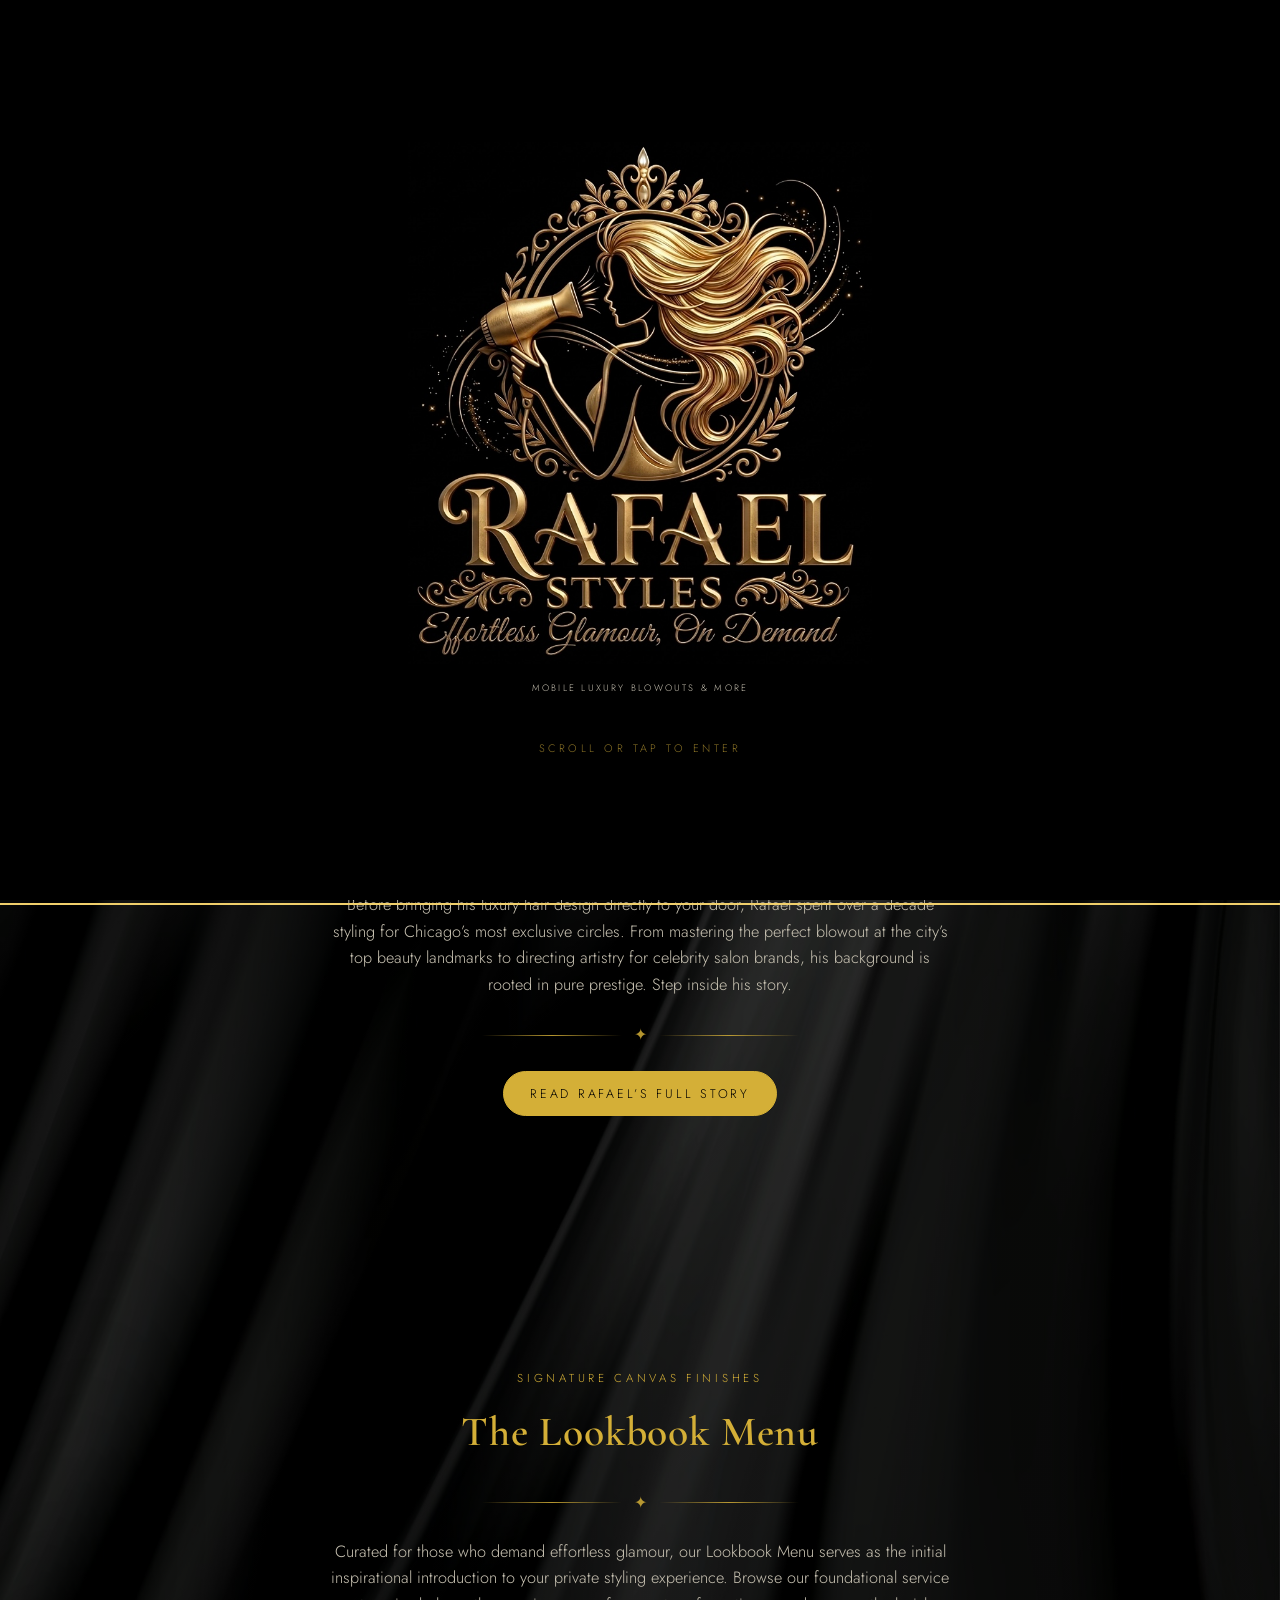
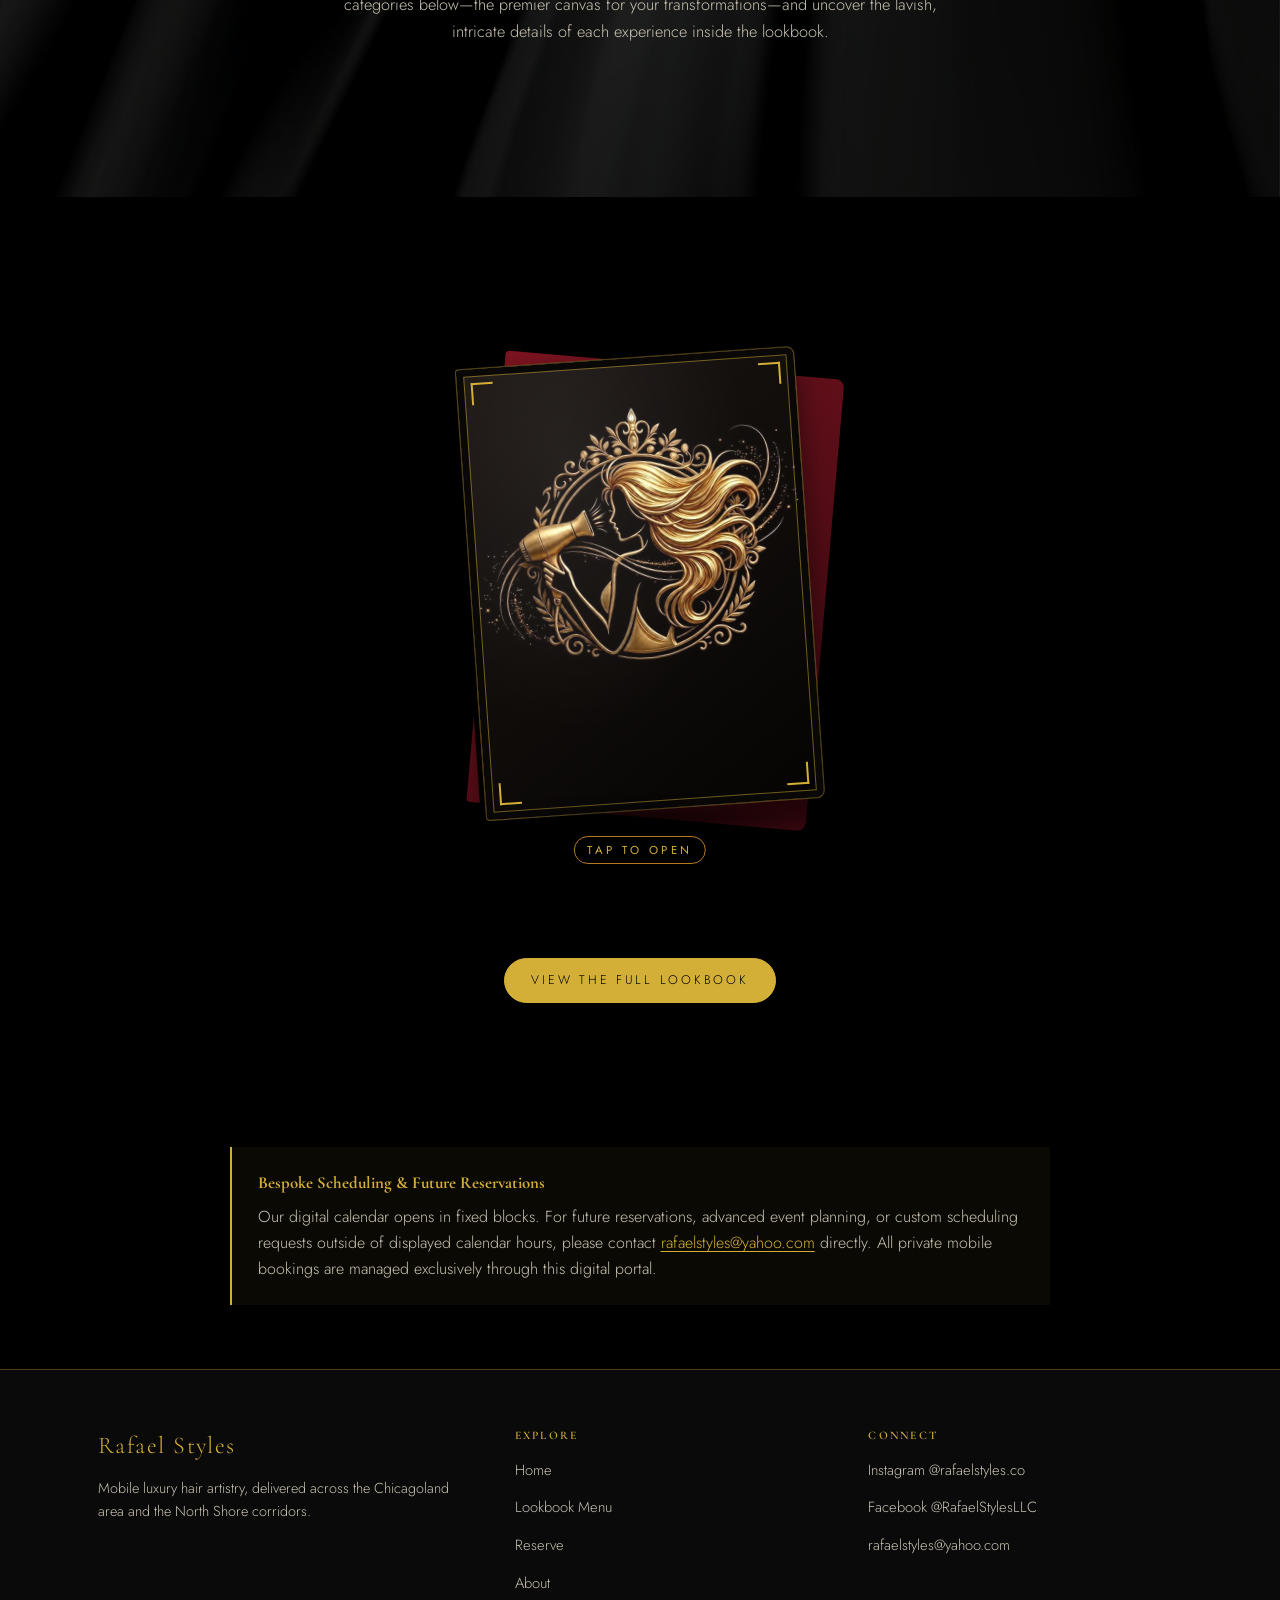
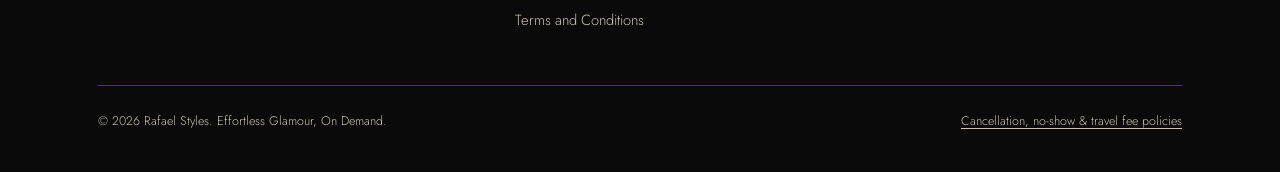
<file: index.html>
<!DOCTYPE html>
<html lang="en">
<head>
<meta charset="UTF-8">
<meta name="viewport" content="width=device-width, initial-scale=1, viewport-fit=cover">
<title>Rafael Styles | Mobile Luxury Blowouts &amp; More</title>
<meta name="description" content="Red carpet salon luxury, delivered to your doorstep. Rafael Styles brings mobile luxury blowouts and styling to Chicagoland and the North Shore.">
<link rel="icon" type="image/png" href="assets/favicon-32.png">
<link rel="apple-touch-icon" href="assets/apple-touch-icon.png">
<link rel="preconnect" href="https://fonts.googleapis.com">
<link rel="preconnect" href="https://fonts.gstatic.com" crossorigin>
<link href="https://fonts.googleapis.com/css2?family=Cormorant+Garamond:wght@500;600;700&family=Tangerine:wght@700&family=Jost:wght@300;400;500;600&display=swap" rel="stylesheet">
<script>document.documentElement.classList.add("js");</script>
<link rel="stylesheet" href="css/styles.css">
</head>
<body>
<a class="skip-link" href="#main">Skip to content</a>

<header>
  <nav class="site-nav" aria-label="Primary">
    <div class="container">
      <a class="nav-brand" href="index.html">
        <span class="brand-name">Rafael Styles</span>
        <span class="brand-sub">Mobile Luxury Blowouts &amp; More</span>
      </a>
      <button class="nav-toggle" type="button" aria-expanded="false" aria-controls="primary-nav-links">
        <span class="visually-hidden">Toggle menu</span>
        <svg viewBox="0 0 24 24" fill="none" stroke="currentColor" stroke-width="1.8" aria-hidden="true">
          <path d="M3 6h18M3 12h18M3 18h18" stroke-linecap="round"/>
        </svg>
      </button>
      <ul class="nav-links" id="primary-nav-links">
        <li><a href="index.html" aria-current="page">Home</a></li>
        <li><a href="lookbook.html">Lookbook Menu</a></li>
        <li><a class="btn" href="https://rafaelstyles.glossgenius.com" target="_blank" rel="noopener noreferrer">Reserve<span class="visually-hidden"> (opens GlossGenius booking in a new tab)</span></a></li>
      </ul>
    </div>
  </nav>
</header>

<main id="main">

  <!-- ===================== FULLSCREEN INTRO ===================== -->
  <div class="intro" id="intro" role="button" tabindex="0" aria-label="Enter the Rafael Styles site">
    <img class="intro-logo" src="assets/logo_full_splash.png" alt="Rafael Styles, Effortless Glamour On Demand" width="1490" height="1674" decoding="async">
    <span class="intro-tagline">Mobile Luxury Blowouts &amp; More</span>
    <span class="intro-cue" aria-hidden="true">Scroll or tap to enter</span>
  </div>

  <!-- ===================== HERO (SPLIT SCREEN) ===================== -->
  <section class="hero split-frame" aria-labelledby="hero-heading">
    <div class="hero-copy">
      <span class="eyebrow">The Mobile Atelier</span>
      <h1 id="hero-heading">Welcome to the Red Carpet</h1>
      <p>Exhausted by the endless, chaotic routine of battling traffic, hunting for parking, and sitting in a loud, crowded blowout bar just to get a standard style?</p>
      <p>Welcome to the private luxury of your own space. Rafael delivers red carpet salon luxury directly to your doorstep, tailored flawlessly for your essential weekly maintenance or your most special events, sure to leave you effortlessly glamorous.</p>
      <p>This is not a traditional appointment, it is a private styling experience curated entirely around your lifestyle. Explore our interactive lookbook catalog below, select your signature canvas finish, and tap any catalog page to seamlessly reserve your chair.</p>
    </div>
    <div class="hero-photo">
      <img src="assets/hero_living_room_book_reference.jpg" alt="A moody black-and-gold living room: velvet armchairs, gold satin drapes, and a dark leather Rafael Styles catalog with a gold emblem resting on a gold coffee table" width="1165" height="773">
    </div>
  </section>

  <div class="fabric-veil">
  <!-- ===================== ABOUT TEASER ===================== -->
  <section class="section section-black">
    <div class="container section-head">
      <span class="eyebrow">About the Artist</span>
      <h2>Rafael Styles: The Mobile Atelier</h2>
      <p class="lede">Before bringing his luxury hair design directly to your door, Rafael spent over a decade styling for Chicago&rsquo;s most exclusive circles. From mastering the perfect blowout at the city&rsquo;s top beauty landmarks to directing artistry for celebrity salon brands, his background is rooted in pure prestige. Step inside his story.</p>
      <div class="ornament"><span class="ornament-glyph" aria-hidden="true">&#10022;</span></div>
      <a class="btn btn-solid" href="about.html">Read Rafael&rsquo;s Full Story</a>
    </div>
  </section>

  <!-- ===================== LOOKBOOK MENU INTRO ===================== -->
  <section class="section section-black">
    <div class="container section-head">
      <span class="eyebrow">Signature Canvas Finishes</span>
      <h2 id="flipbook-heading">The Lookbook Menu</h2>
      <div class="ornament"><span class="ornament-glyph" aria-hidden="true">&#10022;</span></div>
      <p class="lede">Curated for those who demand effortless glamour, our Lookbook Menu serves as the initial inspirational introduction to your private styling experience. Browse our foundational service categories below—the premier canvas for your transformations—and uncover the lavish, intricate details of each experience inside the lookbook.</p>
    </div>
  </section>
  </div>

  <!-- ===================== FLIP-BOOK ===================== -->
  <section class="flipbook-surface flipbook-section" aria-labelledby="flipbook-heading">
    <div class="container flipbook-tray">
      <div class="flipbook" id="flipbook" data-state="closed" data-total="20">

        <button class="book-cover" type="button" aria-expanded="false" aria-controls="book-reader">
          <span class="book-back" aria-hidden="true"></span>
          <span class="book-front" aria-hidden="true">
            <span class="book-corner tl"></span><span class="book-corner tr"></span><span class="book-corner bl"></span><span class="book-corner br"></span>
            <img src="assets/logo_emblem.png" alt="" width="912" height="848">
          </span>
          <span class="book-shadow" aria-hidden="true"></span>
          <span class="book-cue">Tap to open<span class="visually-hidden"> the Rafael Styles catalog</span></span>
        </button>

        <div class="book-reader" id="book-reader" hidden>
          <header class="book-masthead">
            <span class="masthead-name">Rafael Styles</span>
            <span class="masthead-sub">A private styling experience, one page at a time.</span>
          </header>
          <div class="book-spread" id="book-spread">
            <span class="page-counter" aria-hidden="true"><span class="pc-current">01</span>/<span class="pc-total">20</span></span>
            <div class="book-track" id="book-track" aria-live="polite">
            <div class="book-unit" data-page="0" data-template="divider">
              <span class="eyebrow">Select Your Signature Canvas Finish</span>
              <h3>The Lookbook Menu</h3>
              <div class="ornament"><span class="ornament-glyph" aria-hidden="true">&#10022;</span></div>
              <p class="book-page-lede">A catalog of the mobile atelier&rsquo;s services, enhancements, and companion experiences. Tap any card for the full description, then reserve your chair.</p>
            </div>

            <div class="book-unit" data-page="1" data-template="divider" hidden>
              <span class="eyebrow">Category One</span>
              <h3>Signature Experience</h3>
              <div class="ornament"><span class="ornament-glyph" aria-hidden="true">&#10022;</span></div>
              <p class="book-page-lede">Your foundation service, custom-tailored to your hair&rsquo;s length, density, and texture.</p>
            </div>

            <div class="book-unit" data-page="2" data-template="content" hidden>
              <div class="book-unit-photo">
                <img src="assets/service-satin-drape-blowout.jpg?v=r2" alt="Model with a smooth, glossy honey-blonde blowout with softly curved ends" width="1179" height="1176">
              </div>
              <div class="book-unit-copy">
                <span class="unit-dek">Signature Experience</span>
                <h3>The Satin Drape Blowout</h3>
                <span class="gold-rule" aria-hidden="true"></span>
                <div class="accordion-item book-accordion">
                  <button class="accordion-trigger" aria-expanded="false" aria-controls="fb-panel-satin-drape">Full Description <span class="chevron" aria-hidden="true"></span></button>
                  <div class="accordion-panel" id="fb-panel-satin-drape" data-open="false">
                    <div class="accordion-panel-inner">
                    <p>Tailored for short to classic hair lengths featuring classic density and texture. Masterfully crafted to achieve your choice of either defined, bouncy fluid volume or a sleek, smooth polished finish.</p>
                    </div>
                  </div>
                </div>
              </div>
            </div>

            <div class="book-unit" data-page="3" data-template="content" hidden>
              <div class="book-unit-photo">
                <img src="assets/service-velvet-cascade-blowout.jpg?v=r2" alt="Model with long, voluminous, softly waved brunette hair cascading over one shoulder" width="1179" height="1195">
              </div>
              <div class="book-unit-copy">
                <span class="unit-dek">Signature Experience</span>
                <h3>The Velvet Cascade Blowout</h3>
                <span class="gold-rule" aria-hidden="true"></span>
                <div class="accordion-item book-accordion">
                  <button class="accordion-trigger" aria-expanded="false" aria-controls="fb-panel-velvet-cascade">Full Description <span class="chevron" aria-hidden="true"></span></button>
                  <div class="accordion-panel" id="fb-panel-velvet-cascade" data-open="false">
                    <div class="accordion-panel-inner">
                    <p>Curated for hair featuring luxurious length, magnificent density, or rich texture requiring meticulous drying care. Establishes a gorgeous foundation for either defined, bouncy fluid volume or a sleek, smooth polished finish.</p>
                    </div>
                  </div>
                </div>
              </div>
            </div>

            <div class="book-unit" data-page="4" data-template="content" hidden>
              <div class="book-unit-photo">
                <img src="assets/service-thermal-elan-express.jpg?v=r2" alt="Model with sleek, smooth, straight brunette hair" width="1179" height="1170">
              </div>
              <div class="book-unit-copy">
                <span class="unit-dek">Signature Experience</span>
                <h3>The Thermal &Eacute;lan Express</h3>
                <span class="gold-rule" aria-hidden="true"></span>
                <div class="accordion-item book-accordion">
                  <button class="accordion-trigger" aria-expanded="false" aria-controls="fb-panel-thermal-elan">Full Description <span class="chevron" aria-hidden="true"></span></button>
                  <div class="accordion-panel" id="fb-panel-thermal-elan" data-open="false">
                    <div class="accordion-panel-inner">
                    <p>An entirely dry-styling transition utilizing premium hot tools on pre-dried, detangled hair. Curated to create cascading waves, luscious curls, or a sleek, glass-like flat iron finish.</p>
                    </div>
                  </div>
                </div>
              </div>
            </div>

            <div class="book-unit" data-page="5" data-template="divider" hidden>
              <span class="eyebrow">Category Two</span>
              <h3>Artisanal Enhancements &amp; Upgrades</h3>
              <div class="ornament"><span class="ornament-glyph" aria-hidden="true">&#10022;</span></div>
              <p class="book-page-lede">Add-on enhancements only, always paired with a Signature Experience above, never booked standalone.</p>
            </div>

            <div class="book-unit" data-page="6" data-template="content" hidden>
              <div class="book-unit-photo">
                <img src="assets/service-hd-thermal-finish.jpg?v=r2" alt="Model with long platinum-blonde hair, pin-straight on one side and in soft curls on the other" width="727" height="722">
              </div>
              <div class="book-unit-copy">
                <span class="unit-dek">Add-On Enhancement</span>
                <h3>High-Definition Thermal Finish</h3>
                <span class="gold-rule" aria-hidden="true"></span>
                <div class="accordion-item book-accordion">
                  <button class="accordion-trigger" aria-expanded="false" aria-controls="fb-panel-hd-thermal">Full Description <span class="chevron" aria-hidden="true"></span></button>
                  <div class="accordion-panel" id="fb-panel-hd-thermal" data-open="false">
                    <div class="accordion-panel-inner">
                    <p>Upgrade your blowout using premium hot tools to create cascading waves, luscious curls, or a detailed, smooth glass-like flat iron finish.</p>
                    </div>
                  </div>
                </div>
              </div>
            </div>

            <div class="book-unit" data-page="7" data-template="content" hidden>
              <div class="book-unit-photo">
                <img src="assets/service-bombshell-brush-set.jpg?v=r2" alt="Model with voluminous brunette hair, ombr&eacute; ends and rollers still set at the crown" width="1179" height="1162">
              </div>
              <div class="book-unit-copy">
                <span class="unit-dek">Add-On Enhancement</span>
                <h3>The Bombshell Brush-Set</h3>
                <span class="gold-rule" aria-hidden="true"></span>
                <div class="accordion-item book-accordion">
                  <button class="accordion-trigger" aria-expanded="false" aria-controls="fb-panel-bombshell">Full Description <span class="chevron" aria-hidden="true"></span></button>
                  <div class="accordion-panel" id="fb-panel-bombshell" data-open="false">
                    <div class="accordion-panel-inner">
                    <p>The ultimate master technique for dramatic volume. Multiple premium round brushes are left locked directly within the hair to cool and set naturally as a luxury roller-set system, creating unparalleled body, volume, and movement with flawless flare and bounce.</p>
                    </div>
                  </div>
                </div>
              </div>
            </div>

            <div class="book-unit" data-page="8" data-template="content" hidden>
              <div class="book-unit-photo">
                <img src="assets/service-roller-clip-retention.jpg?v=r2" alt="Model with dark hair pin-curled and secured with silver clips at the crown" width="1005" height="1243">
              </div>
              <div class="book-unit-copy">
                <span class="unit-dek">Add-On Enhancement</span>
                <h3>Red-Carpet Roller-Clip Retention</h3>
                <span class="gold-rule" aria-hidden="true"></span>
                <div class="accordion-item book-accordion">
                  <button class="accordion-trigger" aria-expanded="false" aria-controls="fb-panel-roller-clip">Full Description <span class="chevron" aria-hidden="true"></span></button>
                  <div class="accordion-panel" id="fb-panel-roller-clip" data-open="false">
                    <div class="accordion-panel-inner">
                    <p>A vintage setting technique for maximum volume longevity. Every section is meticulously sculpted into a pin-curl and anchored to the scalp using premium silver duck-bill clips upon round-brush release to lock maximum volume in place. These clips are left in the hair to set and are yours to keep as you retain your volume until it&rsquo;s time for your future reveal.</p>
                    </div>
                  </div>
                </div>
              </div>
            </div>

            <div class="book-unit" data-page="9" data-template="content" hidden>
              <div class="book-unit-photo">
                <img src="assets/service-tailored-bespoke-accents.jpg?v=r2" alt="Model with a softly braided, side-swept brunette style" width="1179" height="1178">
              </div>
              <div class="book-unit-copy">
                <span class="unit-dek">Add-On Enhancement</span>
                <h3>Tailored Bespoke Accents</h3>
                <span class="gold-rule" aria-hidden="true"></span>
                <div class="accordion-item book-accordion">
                  <button class="accordion-trigger" aria-expanded="false" aria-controls="fb-panel-bespoke-accents">Full Description <span class="chevron" aria-hidden="true"></span></button>
                  <div class="accordion-panel" id="fb-panel-bespoke-accents" data-open="false">
                    <div class="accordion-panel-inner">
                    <p>Soft, poetic styling enhancements including chic ponytails, organic braids, undone buns, or custom accessory placement.</p>
                    <p><em>Note: focuses on soft, effortless, classic finishes; architectural updos are not yet available.</em></p>
                    </div>
                  </div>
                </div>
              </div>
            </div>

            <div class="book-unit" data-page="10" data-template="content" hidden>
              <div class="book-unit-photo">
                <img src="assets/service-luxe-extension-integration.jpg?v=r2" alt="Model with long, full chestnut waves" width="1163" height="1157">
              </div>
              <div class="book-unit-copy">
                <span class="unit-dek">Add-On Enhancement</span>
                <h3>Luxe Extension Integration</h3>
                <span class="gold-rule" aria-hidden="true"></span>
                <div class="accordion-item book-accordion">
                  <button class="accordion-trigger" aria-expanded="false" aria-controls="fb-panel-extension">Full Description <span class="chevron" aria-hidden="true"></span></button>
                  <div class="accordion-panel" id="fb-panel-extension" data-open="false">
                    <div class="accordion-panel-inner">
                    <p>Meticulous placement, secure anchoring, and expert heat-styling/blending of your personal extensions into your finished blowout style. Guests provide their own fresh, completely clean, bone-dry, and thoroughly detangled clip-in extensions or premium halo wefts only.</p>
                    </div>
                  </div>
                </div>
              </div>
            </div>

            <div class="book-unit" data-page="11" data-template="content" hidden>
              <div class="book-unit-photo">
                <img src="assets/service-coiled-satin-alignment-silk-press.jpg?v=r2" alt="Model with sleek, pin-straight black silk-pressed hair" width="1179" height="1162">
              </div>
              <div class="book-unit-copy">
                <span class="unit-dek">Add-On Enhancement</span>
                <h3>The Coiled Satin Alignment <span class="visually-hidden">(Silk Press)</span></h3>
                <span class="gold-rule" aria-hidden="true"></span>
                <div class="accordion-item book-accordion">
                  <button class="accordion-trigger" aria-expanded="false" aria-controls="fb-panel-coiled-satin">Full Description <span class="chevron" aria-hidden="true"></span></button>
                  <div class="accordion-panel" id="fb-panel-coiled-satin" data-open="false">
                    <div class="accordion-panel-inner">
                    <p>(Silk Press) Elite thermal smoothing and precision silk press for highly coiled or deeply textured hair.</p>
                    </div>
                  </div>
                </div>
              </div>
            </div>

            <div class="book-unit" data-page="12" data-template="content" hidden>
              <div class="book-unit-photo">
                <img src="assets/service-bespoke-tress-liberation.jpg?v=r2" alt="Model glancing over her shoulder with very long, voluminous caramel-highlighted waves" width="1153" height="1149">
              </div>
              <div class="book-unit-copy">
                <span class="unit-dek">Add-On Enhancement</span>
                <h3>Bespoke Tress Liberation</h3>
                <span class="gold-rule" aria-hidden="true"></span>
                <div class="accordion-item book-accordion">
                  <button class="accordion-trigger" aria-expanded="false" aria-controls="fb-panel-tress-liberation">Full Description <span class="chevron" aria-hidden="true"></span></button>
                  <div class="accordion-panel" id="fb-panel-tress-liberation" data-open="false">
                    <div class="accordion-panel-inner">
                    <p>A specialized, highly restorative detangling session designed to gently release intricate knots and stubborn matting without structural breakage using premium slip-agents.</p>
                    <p><em>Services for dreadlocks are not available.</em></p>
                    </div>
                  </div>
                </div>
              </div>
            </div>

            <div class="book-unit" data-page="13" data-template="content" hidden>
              <div class="book-unit-photo">
                <img src="assets/service-extended-care.jpg?v=r2" alt="Model glancing over her shoulder with long, glossy chestnut waves" width="1159" height="1162">
              </div>
              <div class="book-unit-copy">
                <span class="unit-dek">Add-On Enhancement</span>
                <h3>Extended Care</h3>
                <span class="gold-rule" aria-hidden="true"></span>
                <div class="accordion-item book-accordion">
                  <button class="accordion-trigger" aria-expanded="false" aria-controls="fb-panel-extended-care">Full Description <span class="chevron" aria-hidden="true"></span></button>
                  <div class="accordion-panel" id="fb-panel-extended-care" data-open="false">
                    <div class="accordion-panel-inner">
                    <p>A highly recommended scheduling buffer if your hair features exceptional length, rich texture, or magnificent density that routinely requires a little extra styling time to safeguard our service timeline.</p>
                    <p><em>The Rafael Styles Courtesy: this buffer is only charged if actually used, if your service completes within the standard block, the fee is waived at checkout.</em></p>
                    </div>
                  </div>
                </div>
              </div>
            </div>

            <div class="book-unit" data-page="14" data-template="divider" hidden>
              <span class="eyebrow">Category Three</span>
              <h3>The Companion Experience</h3>
              <div class="ornament"><span class="ornament-glyph" aria-hidden="true">&#10022;</span></div>
              <p class="book-page-lede">Share the spotlight with a back-to-back glamorous companion experience. Every companion experience service includes a built-in group courtesy discount.</p>
            </div>

            <div class="book-unit" data-page="15" data-template="content" hidden>
              <div class="book-unit-photo">
                <img src="assets/service-satin-companion.jpg?v=r2" alt="Two models with long, glossy brunette and blonde waves" width="1179" height="1165">
              </div>
              <div class="book-unit-copy">
                <span class="unit-dek">Companion Experience</span>
                <h3>The Satin Companion</h3>
                <span class="gold-rule" aria-hidden="true"></span>
                <div class="accordion-item book-accordion">
                  <button class="accordion-trigger" aria-expanded="false" aria-controls="fb-panel-satin-companion">Full Description <span class="chevron" aria-hidden="true"></span></button>
                  <div class="accordion-panel" id="fb-panel-satin-companion" data-open="false">
                    <div class="accordion-panel-inner">
                    <p>Add a second back-to-back styling experience for a companion featuring fine to classic hair length and density.</p>
                    </div>
                  </div>
                </div>
              </div>
            </div>

            <div class="book-unit" data-page="16" data-template="content" hidden>
              <div class="book-unit-photo">
                <img src="assets/service-velvet-companion.jpg?v=r3" alt="Two models: a blonde model with long, glossy golden waves in the foreground and a brunette model behind her" width="1179" height="1152">
              </div>
              <div class="book-unit-copy">
                <span class="unit-dek">Companion Experience</span>
                <h3>The Velvet Companion</h3>
                <span class="gold-rule" aria-hidden="true"></span>
                <div class="accordion-item book-accordion">
                  <button class="accordion-trigger" aria-expanded="false" aria-controls="fb-panel-velvet-companion">Full Description <span class="chevron" aria-hidden="true"></span></button>
                  <div class="accordion-panel" id="fb-panel-velvet-companion" data-open="false">
                    <div class="accordion-panel-inner">
                    <p>Add a second back-to-back styling experience for a companion featuring magnificent length or dense texture.</p>
                    </div>
                  </div>
                </div>
              </div>
            </div>

            <div class="book-unit" data-page="17" data-template="content" hidden>
              <div class="book-unit-photo">
                <img src="assets/service-elan-companion.jpg?v=r4" alt="Two models: a brunette model with long, cascading waves in the foreground and a blonde model behind her" width="1179" height="1143">
              </div>
              <div class="book-unit-copy">
                <span class="unit-dek">Companion Experience</span>
                <h3>The &Eacute;lan Companion</h3>
                <span class="gold-rule" aria-hidden="true"></span>
                <div class="accordion-item book-accordion">
                  <button class="accordion-trigger" aria-expanded="false" aria-controls="fb-panel-elan-companion">Full Description <span class="chevron" aria-hidden="true"></span></button>
                  <div class="accordion-panel" id="fb-panel-elan-companion" data-open="false">
                    <div class="accordion-panel-inner">
                    <p>Add a second back-to-back styling experience for a companion utilizing premium hot tools on pre-dried, detangled hair. Masterfully crafted to create cascading waves, luscious curls, or a sleek flat iron finish.</p>
                    </div>
                  </div>
                </div>
              </div>
            </div>

            <div class="book-unit" data-page="18" data-template="content" hidden>
              <div class="book-unit-photo">
                <img src="assets/service-la-petite-angelique.jpg?v=r2" alt="Young girl with long, soft golden-blonde waves" width="1179" height="1153">
              </div>
              <div class="book-unit-copy">
                <span class="unit-dek">Companion Experience</span>
                <h3>La Petite Angelique</h3>
                <span class="gold-rule" aria-hidden="true"></span>
                <div class="accordion-item book-accordion">
                  <button class="accordion-trigger" aria-expanded="false" aria-controls="fb-panel-petite-angelique">Full Description <span class="chevron" aria-hidden="true"></span></button>
                  <div class="accordion-panel" id="fb-panel-petite-angelique" data-open="false">
                    <div class="accordion-panel-inner">
                    <p>A dedicated styling experience curated exclusively for children 12 and under. Masterfully crafted to achieve your choice of either a weightless, defined round-brush bounce or a thermal polished finish for your little one.</p>
                    </div>
                  </div>
                </div>
              </div>
            </div>

            <div class="book-unit closing" data-page="19" data-template="divider" hidden>
              <h3>Reserve Your Chair</h3>
              <div class="ornament"><span class="ornament-glyph" aria-hidden="true">&#10022;</span></div>
              <p class="book-page-lede">Your private styling experience awaits.</p>
              <p>When you&rsquo;re ready, choose the button below to select your experience.</p>
              <a class="btn btn-solid" href="https://rafaelstyles.glossgenius.com" target="_blank" rel="noopener noreferrer">Reserve Your Chair<span class="visually-hidden"> (opens GlossGenius booking in a new tab)</span></a>
            </div>
            </div>
          </div>
          <nav class="book-nav" aria-label="Book page navigation">
            <button class="book-nav-btn book-nav-prev" type="button" aria-label="Previous page">&lsaquo; Prev</button>
            <span class="book-nav-counter" aria-hidden="true">PAGE <span class="book-nav-current">01</span> / <span class="book-nav-total">20</span></span>
            <button class="book-nav-btn book-nav-next" type="button" aria-label="Next page">Next &rsaquo;</button>
          </nav>
          <button class="book-close" type="button">Close the book</button>
        </div>

      </div>
    </div>
    <div class="container flipbook-cta">
      <a class="btn btn-solid" href="lookbook.html">View the Full Lookbook</a>
    </div>
  </section>

  <!-- ===================== BESPOKE SCHEDULING ===================== -->
  <section class="section section-black scheduling-section">
    <div class="container">
      <div class="about-note">
        <strong>Bespoke Scheduling &amp; Future Reservations</strong>
        <p>Our digital calendar opens in fixed blocks. For future reservations, advanced event planning, or custom scheduling requests outside of displayed calendar hours, please contact <a href="mailto:rafaelstyles@yahoo.com">rafaelstyles@yahoo.com</a> directly. All private mobile bookings are managed exclusively through this digital portal.</p>
      </div>
    </div>
  </section>

</main>

<footer class="site-footer" id="site-footer">
  <div class="container">
    <div class="footer-grid">
      <div class="footer-brand">
        <span class="brand-name">Rafael Styles</span>
        <p>Mobile luxury hair artistry, delivered across the Chicagoland area and the North Shore corridors.</p>
      </div>
      <div class="footer-col">
        <h4>Explore</h4>
        <ul>
          <li><a href="index.html">Home</a></li>
          <li><a href="lookbook.html">Lookbook Menu</a></li>
          <li><a href="https://rafaelstyles.glossgenius.com" target="_blank" rel="noopener noreferrer">Reserve<span class="visually-hidden"> (opens in a new tab)</span></a></li>
          <li><a href="about.html">About</a></li>
          <li><a href="policies.html">Terms and Conditions</a></li>
        </ul>
      </div>
      <div class="footer-col">
        <h4>Connect</h4>
        <ul>
          <li><a href="https://instagram.com/rafaelstyles.co" target="_blank" rel="noopener noreferrer">Instagram @rafaelstyles.co</a></li>
          <li><a href="https://facebook.com/RafaelStylesLLC" target="_blank" rel="noopener noreferrer">Facebook @RafaelStylesLLC</a></li>
          <li><a href="mailto:rafaelstyles@yahoo.com">rafaelstyles@yahoo.com</a></li>
        </ul>
      </div>
    </div>
    <div class="footer-bottom">
      <span>&copy; <span id="year">2026</span> Rafael Styles. Effortless Glamour, On Demand.</span>
      <a href="policies.html">Cancellation, no-show &amp; travel fee policies</a>
    </div>
  </div>
</footer>

<script src="js/main.js"></script>
<script>document.getElementById("year").textContent = new Date().getFullYear();</script>
</body>
</html>
</file>
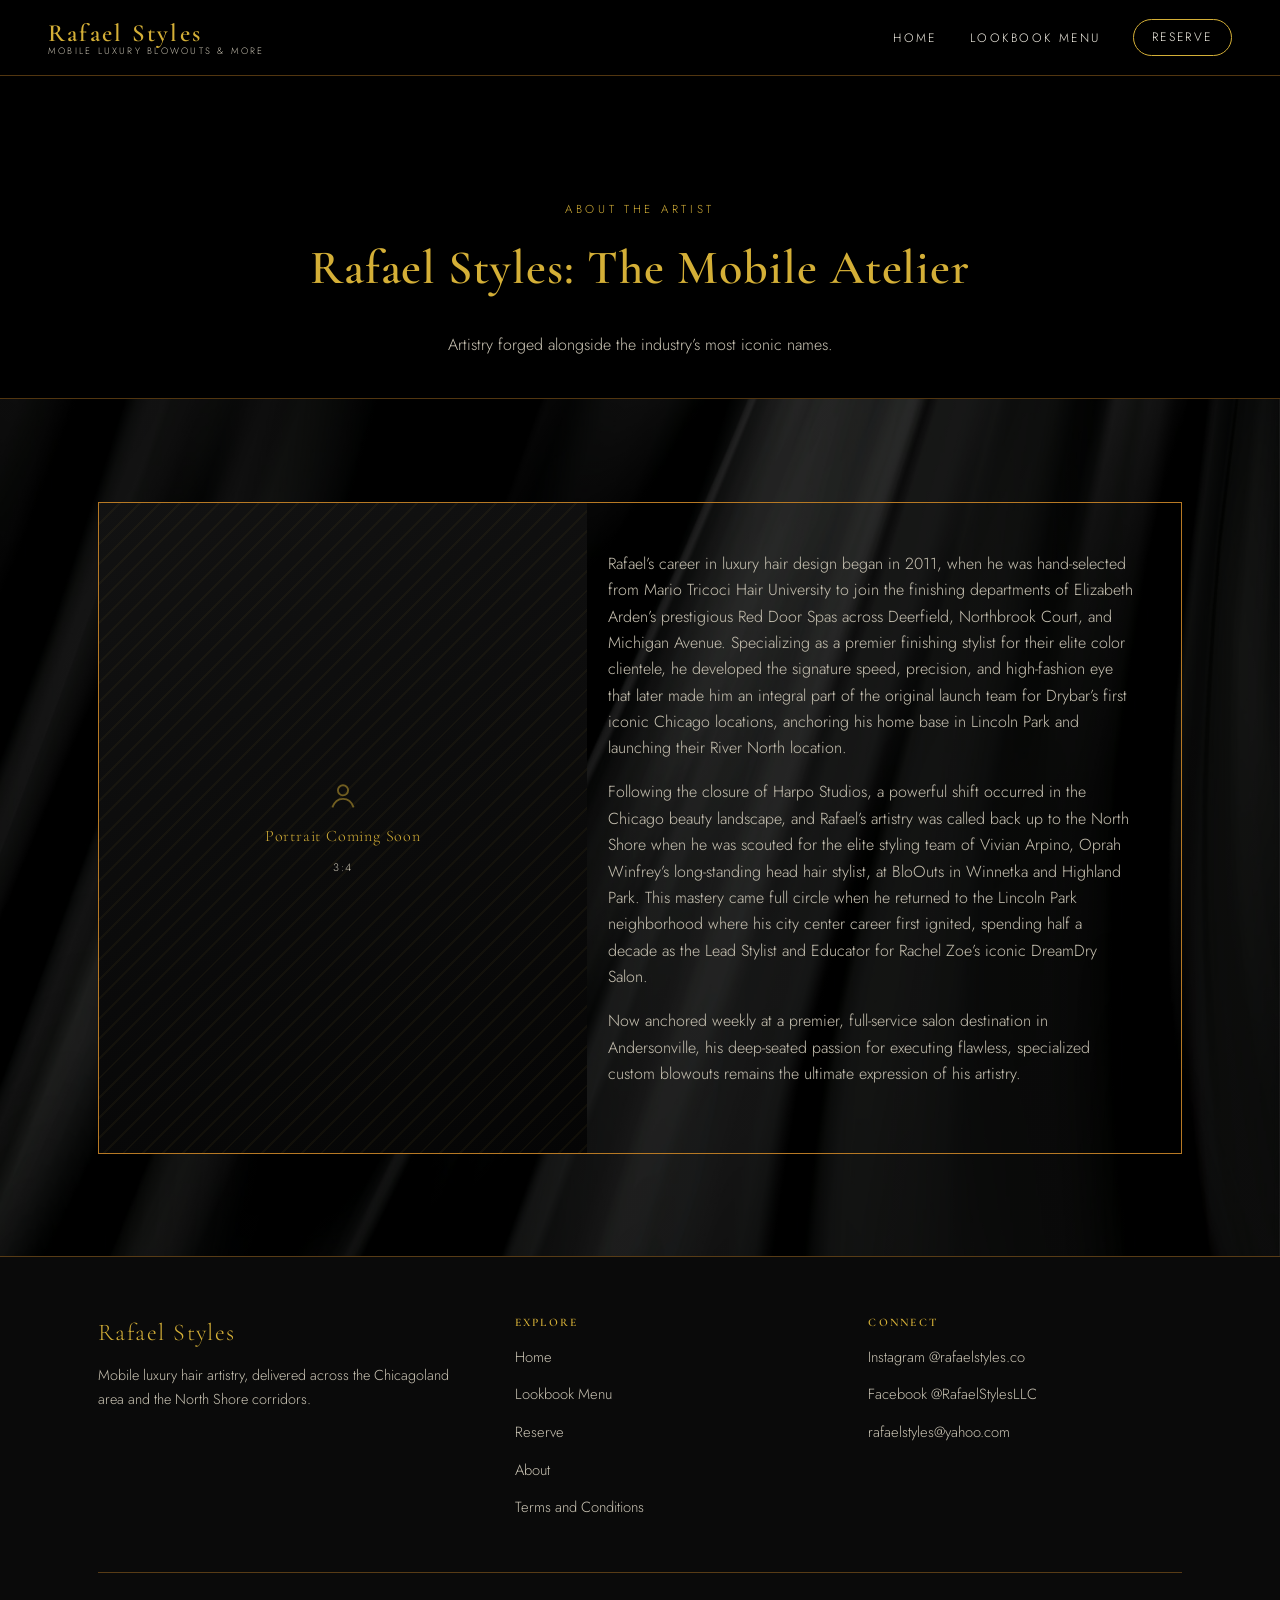
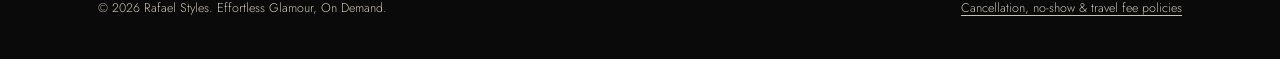
<file: about.html>
<!DOCTYPE html>
<html lang="en">
<head>
<meta charset="UTF-8">
<meta name="viewport" content="width=device-width, initial-scale=1, viewport-fit=cover">
<title>About Rafael | Rafael Styles</title>
<meta name="description" content="Meet Rafael: a mobile luxury hair artist whose career spans Elizabeth Arden's Red Door Spas, Drybar's original Chicago launch team, and Vivian Arpino's elite styling team.">
<link rel="icon" type="image/png" href="assets/favicon-32.png">
<link rel="apple-touch-icon" href="assets/apple-touch-icon.png">
<link rel="preconnect" href="https://fonts.googleapis.com">
<link rel="preconnect" href="https://fonts.gstatic.com" crossorigin>
<link href="https://fonts.googleapis.com/css2?family=Cormorant+Garamond:wght@500;600;700&family=Tangerine:wght@700&family=Jost:wght@300;400;500;600&display=swap" rel="stylesheet">
<link rel="stylesheet" href="css/styles.css">
</head>
<body>
<a class="skip-link" href="#main">Skip to content</a>

<header>
  <nav class="site-nav" aria-label="Primary">
    <div class="container">
      <a class="nav-brand" href="index.html">
        <span class="brand-name">Rafael Styles</span>
        <span class="brand-sub">Mobile Luxury Blowouts &amp; More</span>
      </a>
      <button class="nav-toggle" type="button" aria-expanded="false" aria-controls="primary-nav-links">
        <span class="visually-hidden">Toggle menu</span>
        <svg viewBox="0 0 24 24" fill="none" stroke="currentColor" stroke-width="1.8" aria-hidden="true">
          <path d="M3 6h18M3 12h18M3 18h18" stroke-linecap="round"/>
        </svg>
      </button>
      <ul class="nav-links" id="primary-nav-links">
        <li><a href="index.html">Home</a></li>
        <li><a href="lookbook.html">Lookbook Menu</a></li>
        <li><a class="btn" href="https://rafaelstyles.glossgenius.com" target="_blank" rel="noopener noreferrer">Reserve<span class="visually-hidden"> (opens GlossGenius booking in a new tab)</span></a></li>
      </ul>
    </div>
  </nav>
</header>

<main id="main">

  <div class="lookbook-hero">
    <div class="container">
      <span class="eyebrow">About the Artist</span>
      <h1>Rafael Styles: The Mobile Atelier</h1>
      <p class="lede">Artistry forged alongside the industry&rsquo;s most iconic names.</p>
    </div>
  </div>

  <section class="section section-black fabric-veil">
    <div class="container"><div class="about-grid split-frame">
      <div class="about-portrait placeholder-slot" role="img" aria-label="Placeholder: portrait of Rafael, photo pending from client">
        <span class="placeholder-label">
          <svg class="placeholder-icon" viewBox="0 0 24 24" fill="none" stroke="currentColor" stroke-width="1.3" aria-hidden="true">
            <circle cx="12" cy="8" r="3.6"/>
            <path d="M4.5 20c1.4-4 4-6 7.5-6s6.1 2 7.5 6"/>
          </svg>
          <span class="placeholder-title">Portrait Coming Soon</span>
          <span class="placeholder-dims">3:4</span>
        </span>
      </div>
      <div class="about-body">
        <p>Rafael&rsquo;s career in luxury hair design began in 2011, when he was hand-selected from Mario Tricoci Hair University to join the finishing departments of Elizabeth Arden&rsquo;s prestigious Red Door Spas across Deerfield, Northbrook Court, and Michigan Avenue. Specializing as a premier finishing stylist for their elite color clientele, he developed the signature speed, precision, and high-fashion eye that later made him an integral part of the original launch team for Drybar&rsquo;s first iconic Chicago locations, anchoring his home base in Lincoln Park and launching their River North location.</p>
        <p>Following the closure of Harpo Studios, a powerful shift occurred in the Chicago beauty landscape, and Rafael&rsquo;s artistry was called back up to the North Shore when he was scouted for the elite styling team of Vivian Arpino, Oprah Winfrey&rsquo;s long-standing head hair stylist, at BloOuts in Winnetka and Highland Park. This mastery came full circle when he returned to the Lincoln Park neighborhood where his city center career first ignited, spending half a decade as the Lead Stylist and Educator for Rachel Zoe&rsquo;s iconic DreamDry Salon.</p>
        <p>Now anchored weekly at a premier, full-service salon destination in Andersonville, his deep-seated passion for executing flawless, specialized custom blowouts remains the ultimate expression of his artistry.</p>
      </div>
    </div></div>
  </section>

</main>

<footer class="site-footer" id="site-footer">
  <div class="container">
    <div class="footer-grid">
      <div class="footer-brand">
        <span class="brand-name">Rafael Styles</span>
        <p>Mobile luxury hair artistry, delivered across the Chicagoland area and the North Shore corridors.</p>
      </div>
      <div class="footer-col">
        <h4>Explore</h4>
        <ul>
          <li><a href="index.html">Home</a></li>
          <li><a href="lookbook.html">Lookbook Menu</a></li>
          <li><a href="https://rafaelstyles.glossgenius.com" target="_blank" rel="noopener noreferrer">Reserve<span class="visually-hidden"> (opens in a new tab)</span></a></li>
          <li><a href="about.html" aria-current="page">About</a></li>
          <li><a href="policies.html">Terms and Conditions</a></li>
        </ul>
      </div>
      <div class="footer-col">
        <h4>Connect</h4>
        <ul>
          <li><a href="https://instagram.com/rafaelstyles.co" target="_blank" rel="noopener noreferrer">Instagram @rafaelstyles.co</a></li>
          <li><a href="https://facebook.com/RafaelStylesLLC" target="_blank" rel="noopener noreferrer">Facebook @RafaelStylesLLC</a></li>
          <li><a href="mailto:rafaelstyles@yahoo.com">rafaelstyles@yahoo.com</a></li>
        </ul>
      </div>
    </div>
    <div class="footer-bottom">
      <span>&copy; <span id="year">2026</span> Rafael Styles. Effortless Glamour, On Demand.</span>
      <a href="policies.html">Cancellation, no-show &amp; travel fee policies</a>
    </div>
  </div>
</footer>

<script src="js/main.js"></script>
<script>document.getElementById("year").textContent = new Date().getFullYear();</script>
</body>
</html>
</file>
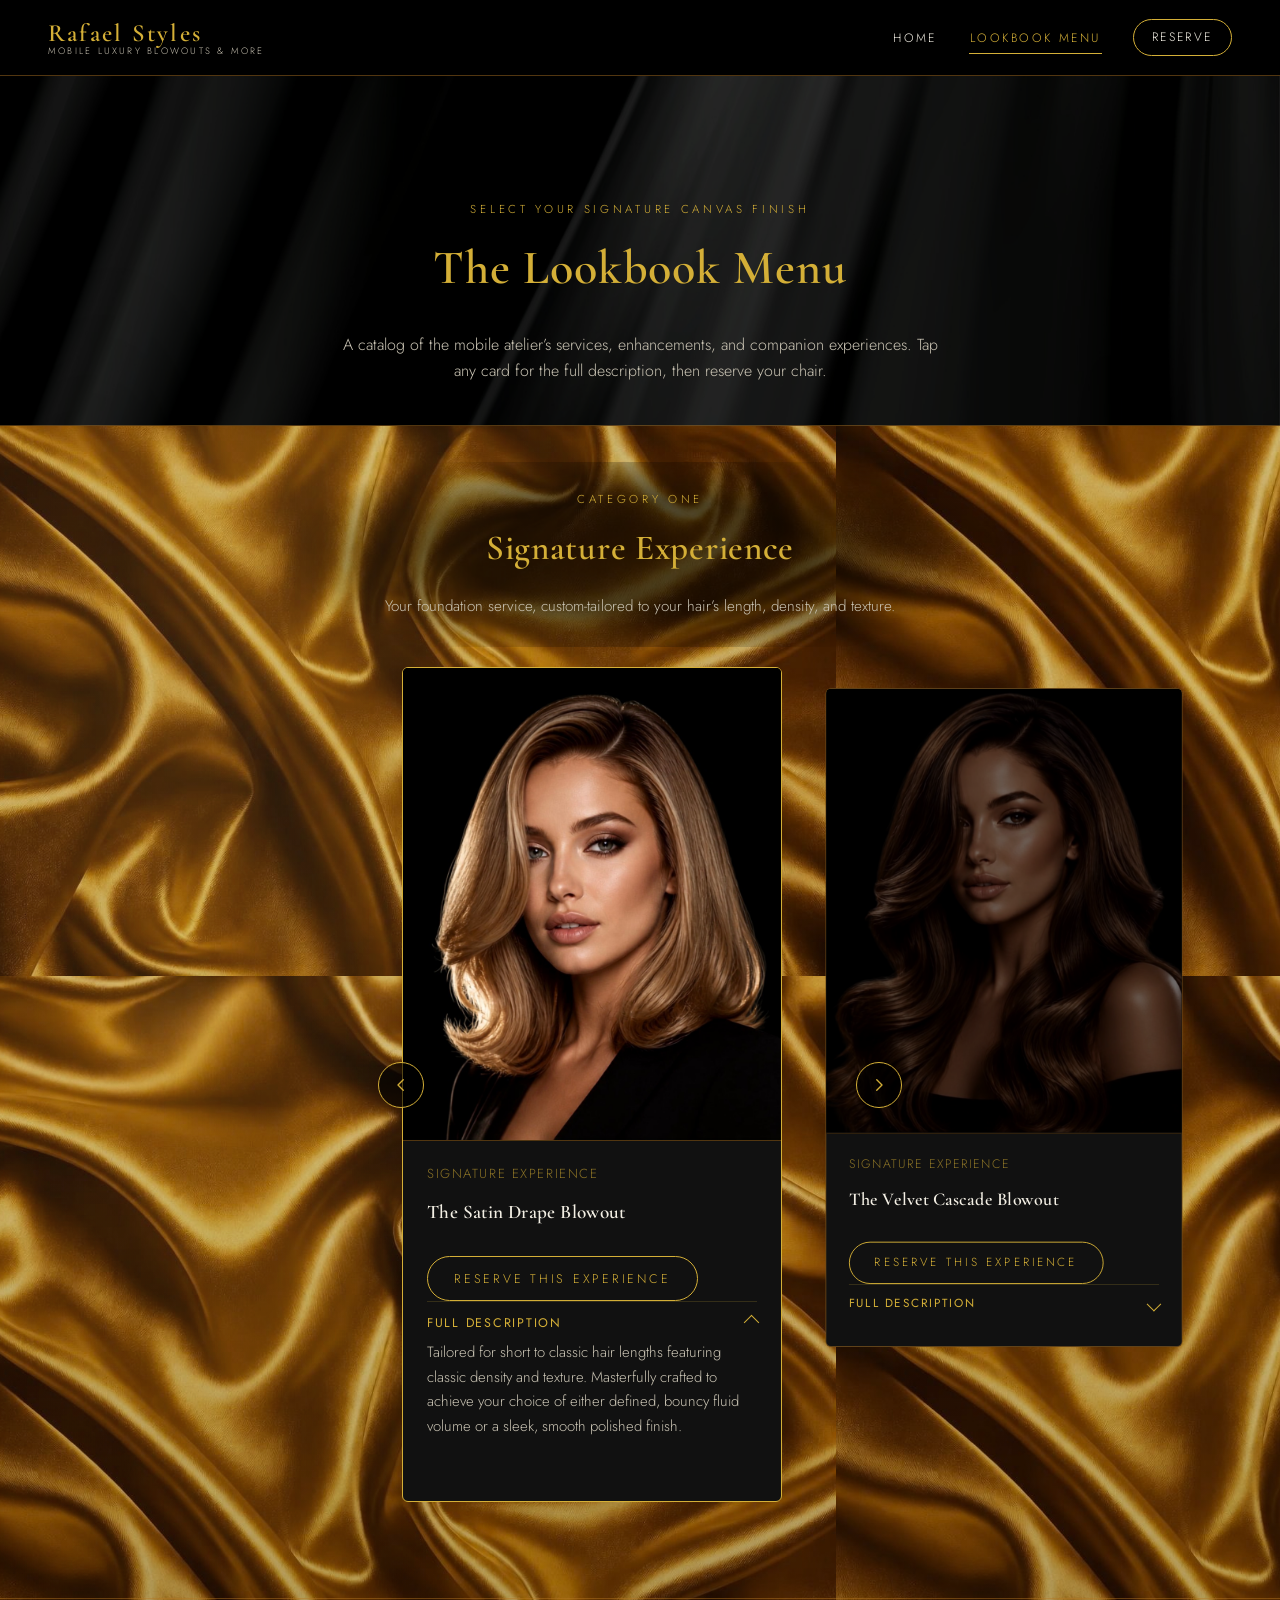
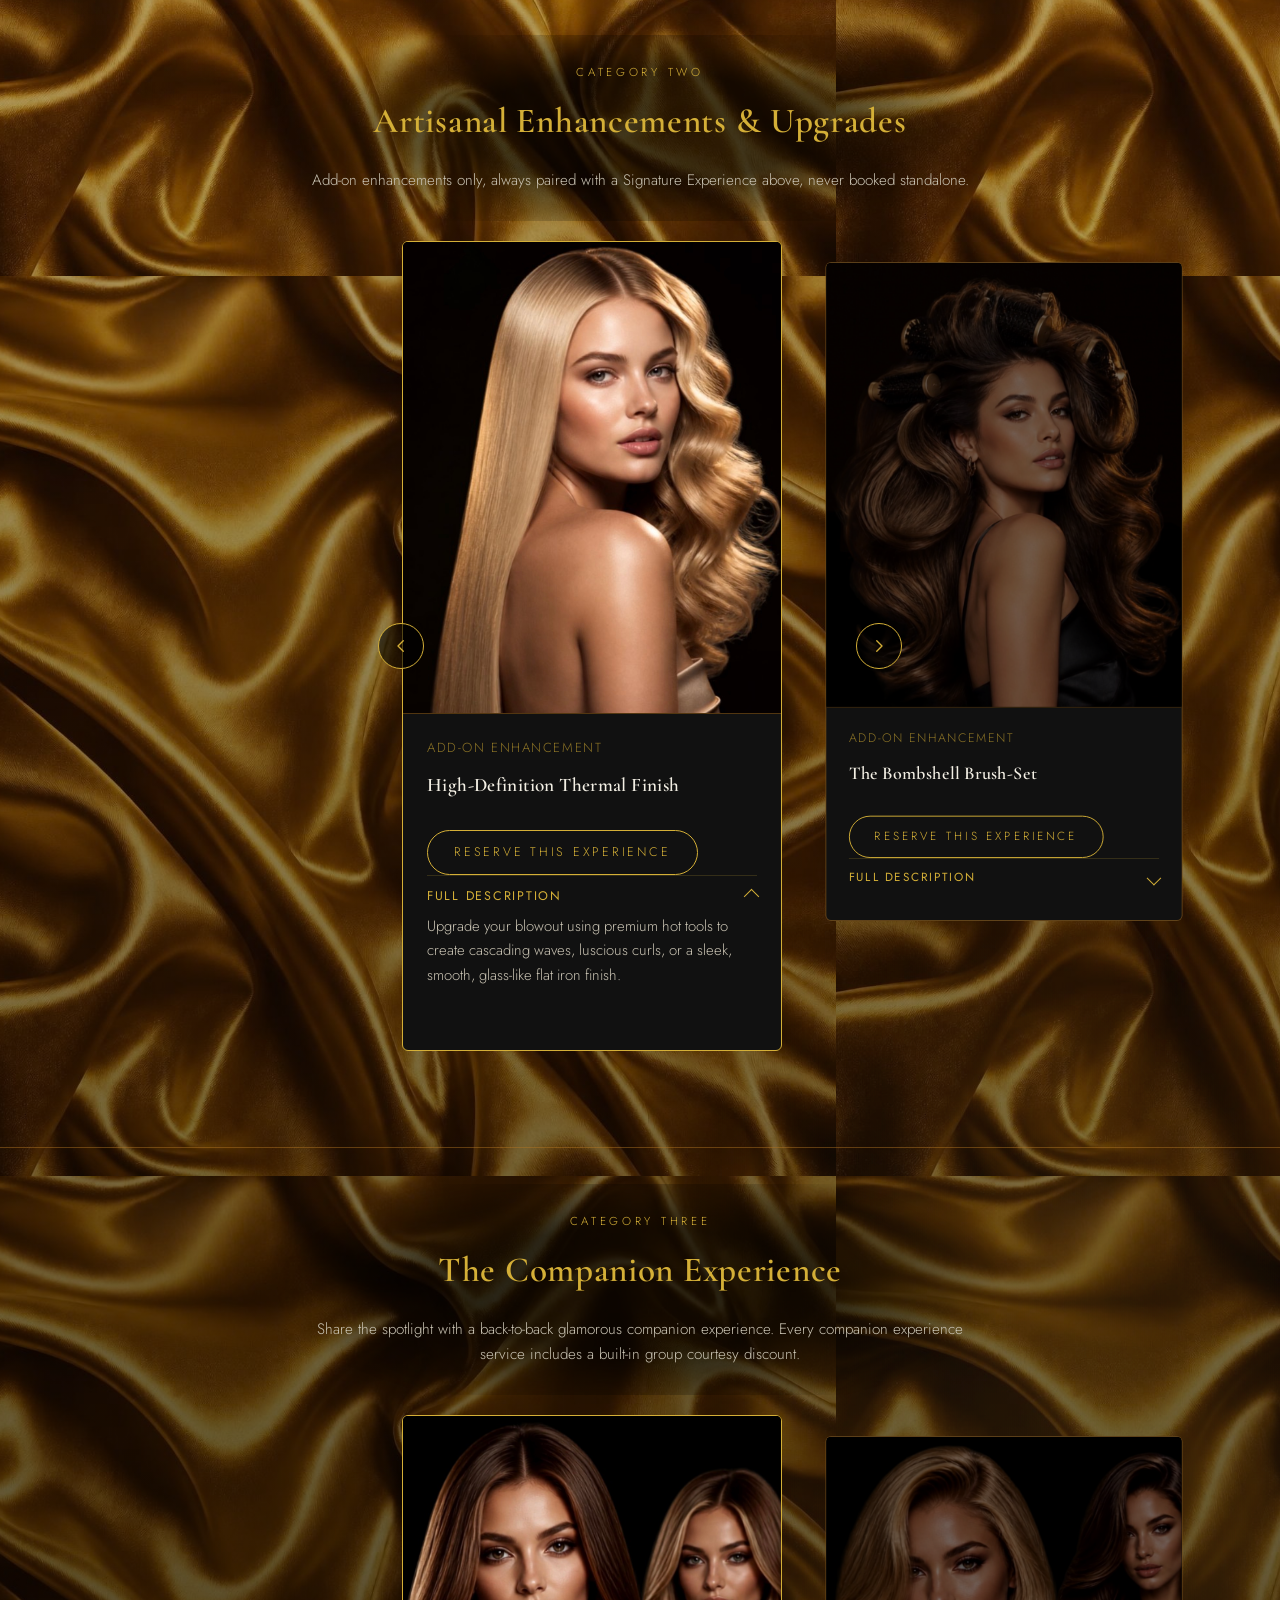
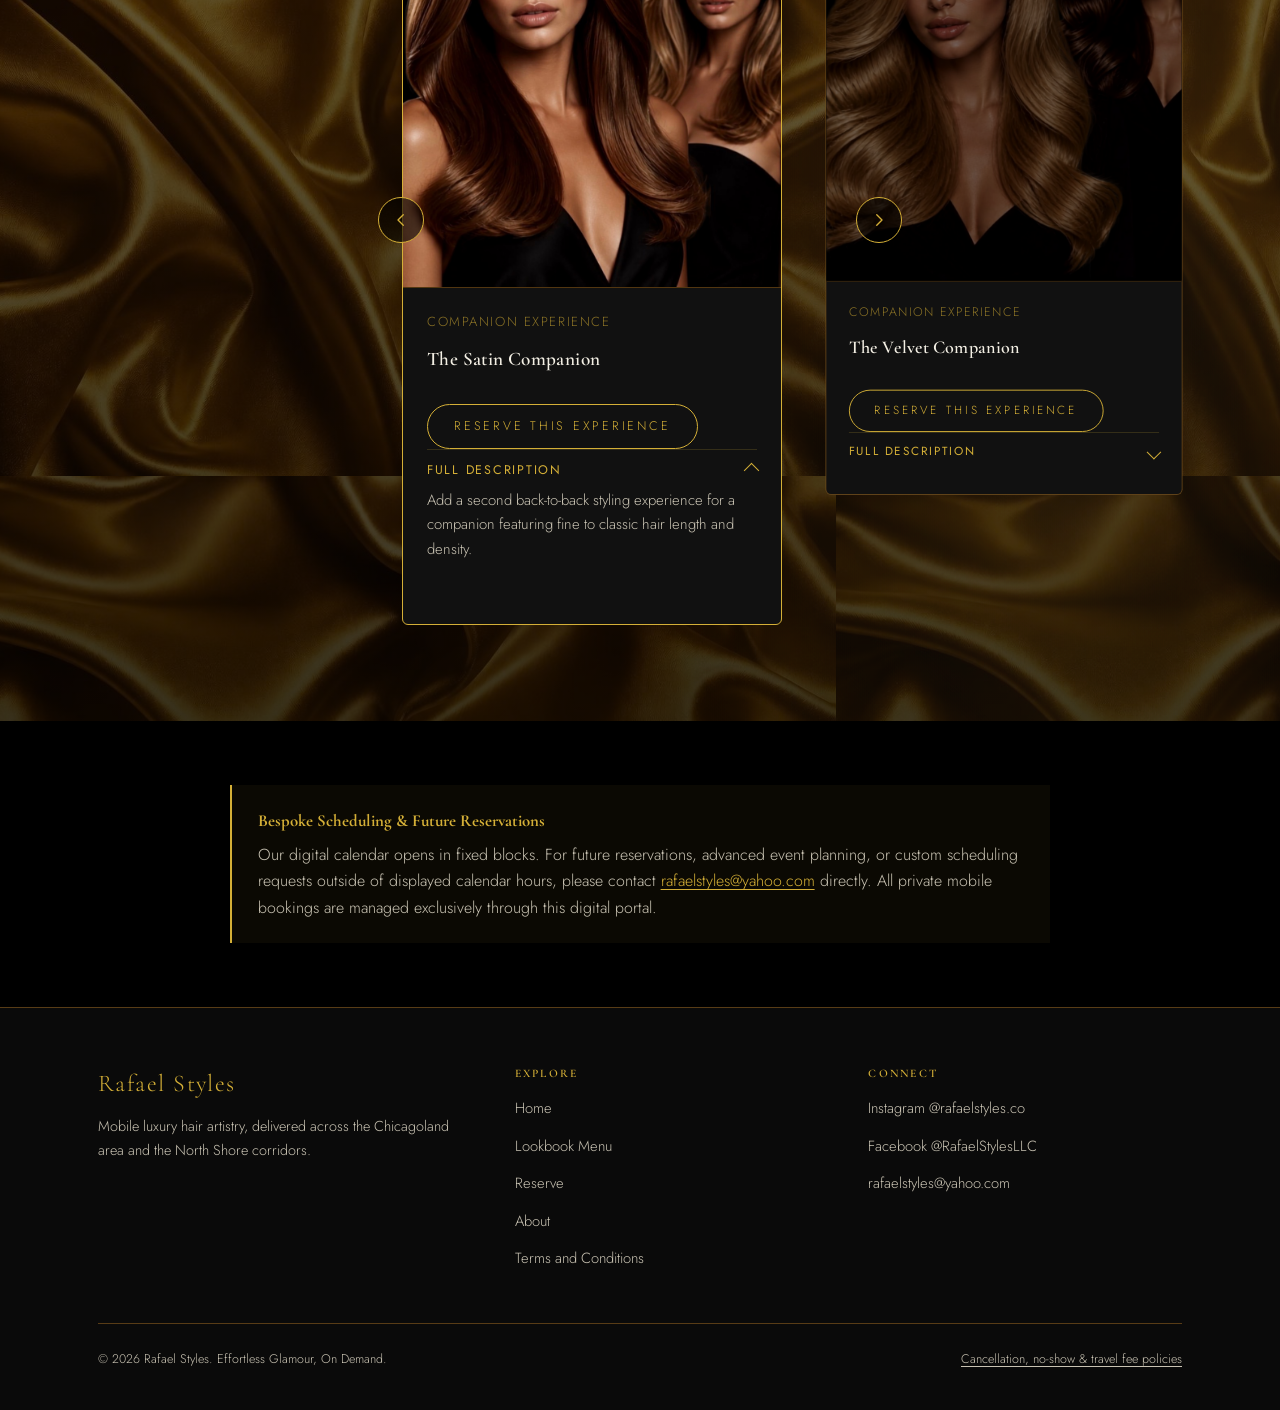
<file: lookbook.html>
<!DOCTYPE html>
<html lang="en">
<head>
<meta charset="UTF-8">
<meta name="viewport" content="width=device-width, initial-scale=1, viewport-fit=cover">
<title>Lookbook Menu | Rafael Styles</title>
<meta name="description" content="Explore the Rafael Styles lookbook: signature experiences, artisanal enhancements, and companion experiences. Category and service names only.">
<link rel="icon" type="image/png" href="assets/favicon-32.png">
<link rel="apple-touch-icon" href="assets/apple-touch-icon.png">
<link rel="preconnect" href="https://fonts.googleapis.com">
<link rel="preconnect" href="https://fonts.gstatic.com" crossorigin>
<link href="https://fonts.googleapis.com/css2?family=Cormorant+Garamond:wght@500;600;700&family=Tangerine:wght@700&family=Jost:wght@300;400;500;600&display=swap" rel="stylesheet">
<script>document.documentElement.classList.add("js");</script>
<link rel="stylesheet" href="css/styles.css">
</head>
<body>
<a class="skip-link" href="#main">Skip to content</a>

<header>
  <nav class="site-nav" aria-label="Primary">
    <div class="container">
      <a class="nav-brand" href="index.html">
        <span class="brand-name">Rafael Styles</span>
        <span class="brand-sub">Mobile Luxury Blowouts &amp; More</span>
      </a>
      <button class="nav-toggle" type="button" aria-expanded="false" aria-controls="primary-nav-links">
        <span class="visually-hidden">Toggle menu</span>
        <svg viewBox="0 0 24 24" fill="none" stroke="currentColor" stroke-width="1.8" aria-hidden="true">
          <path d="M3 6h18M3 12h18M3 18h18" stroke-linecap="round"/>
        </svg>
      </button>
      <ul class="nav-links" id="primary-nav-links">
        <li><a href="index.html">Home</a></li>
        <li><a href="lookbook.html" aria-current="page">Lookbook Menu</a></li>
        <li><a class="btn" href="https://rafaelstyles.glossgenius.com" target="_blank" rel="noopener noreferrer">Reserve<span class="visually-hidden"> (opens GlossGenius booking in a new tab)</span></a></li>
      </ul>
    </div>
  </nav>
</header>

<main id="main">

  <div class="lookbook-hero section-black fabric-veil">
    <div class="container">
      <span class="eyebrow">Select Your Signature Canvas Finish</span>
      <h1>The Lookbook Menu</h1>
      <p class="lede">A catalog of the mobile atelier&rsquo;s services, enhancements, and companion experiences. Tap any card for the full description, then reserve your chair.</p>
    </div>
  </div>

  <div class="parallax-stage">
    <div class="parallax-layer layer-far" aria-hidden="true"></div>
    <div class="parallax-layer layer-near" aria-hidden="true"></div>

    <!-- ===================== CATEGORY 1 ===================== -->
    <section class="category-block" aria-labelledby="cat1-heading">
      <div class="container">
        <div class="category-head">
          <span class="eyebrow">Category One</span>
          <h2 id="cat1-heading">Signature Experience</h2>
          <p>Your foundation service, custom-tailored to your hair&rsquo;s length, density, and texture.</p>
        </div>

        <div class="card-grid">

          <article class="lookbook-card">
            <div class="card-photo">
              <img src="assets/service-satin-drape-blowout.jpg?v=r2" alt="Model with a smooth, glossy honey-blonde blowout with softly curved ends" width="1179" height="1176" decoding="async">
            </div>
            <div class="card-body">
              <span class="card-dek">Signature Experience</span>
              <h3>The Satin Drape Blowout</h3>
              <a class="btn card-reserve" href="https://rafaelstyles.glossgenius.com" target="_blank" rel="noopener noreferrer">Reserve This Experience<span class="visually-hidden"> (opens GlossGenius booking in a new tab)</span></a>
              <div class="accordion-item">
                <button class="accordion-trigger" aria-expanded="false" aria-controls="panel-satin-drape">
                  Full Description <span class="chevron" aria-hidden="true"></span>
                </button>
                <div class="accordion-panel" id="panel-satin-drape" data-open="false">
                  <div class="accordion-panel-inner">
                    <p>Tailored for short to classic hair lengths featuring classic density and texture. Masterfully crafted to achieve your choice of either defined, bouncy fluid volume or a sleek, smooth polished finish.</p>
                  </div>
                </div>
              </div>
            </div>
          </article>

          <article class="lookbook-card">
            <div class="card-photo">
              <img src="assets/service-velvet-cascade-blowout.jpg?v=r2" alt="Model with long, voluminous, softly waved brunette hair cascading over one shoulder" width="1179" height="1195" decoding="async">
            </div>
            <div class="card-body">
              <span class="card-dek">Signature Experience</span>
              <h3>The Velvet Cascade Blowout</h3>
              <a class="btn card-reserve" href="https://rafaelstyles.glossgenius.com" target="_blank" rel="noopener noreferrer">Reserve This Experience<span class="visually-hidden"> (opens GlossGenius booking in a new tab)</span></a>
              <div class="accordion-item">
                <button class="accordion-trigger" aria-expanded="false" aria-controls="panel-velvet-cascade">
                  Full Description <span class="chevron" aria-hidden="true"></span>
                </button>
                <div class="accordion-panel" id="panel-velvet-cascade" data-open="false">
                  <div class="accordion-panel-inner">
                    <p>Curated for hair featuring luxurious length, magnificent density, or rich texture requiring meticulous drying care. Establishes a gorgeous foundation for either defined, bouncy fluid volume or a sleek, smooth polished finish.</p>
                  </div>
                </div>
              </div>
            </div>
          </article>

          <article class="lookbook-card">
            <div class="card-photo">
              <img src="assets/service-thermal-elan-express.jpg?v=r2" alt="Model with sleek, smooth, straight brunette hair" width="1179" height="1170" decoding="async">
            </div>
            <div class="card-body">
              <span class="card-dek">Signature Experience</span>
              <h3>The Thermal Élan Express</h3>
              <a class="btn card-reserve" href="https://rafaelstyles.glossgenius.com" target="_blank" rel="noopener noreferrer">Reserve This Experience<span class="visually-hidden"> (opens GlossGenius booking in a new tab)</span></a>
              <div class="accordion-item">
                <button class="accordion-trigger" aria-expanded="false" aria-controls="panel-thermal-elan">
                  Full Description <span class="chevron" aria-hidden="true"></span>
                </button>
                <div class="accordion-panel" id="panel-thermal-elan" data-open="false">
                  <div class="accordion-panel-inner">
                    <p>An entirely dry-styling transition utilizing premium hot tools on pre-dried, detangled hair. Curated to create cascading waves, luscious curls, or a sleek, glass-like flat iron finish.</p>
                  </div>
                </div>
              </div>
            </div>
          </article>

        </div>
      </div>
    </section>

    <!-- ===================== CATEGORY 2 ===================== -->
    <section class="category-block" aria-labelledby="cat2-heading">
      <div class="container">
        <div class="category-head">
          <span class="eyebrow">Category Two</span>
          <h2 id="cat2-heading">Artisanal Enhancements &amp; Upgrades</h2>
          <p>Add-on enhancements only, always paired with a Signature Experience above, never booked standalone.</p>
        </div>

        <div class="card-grid">

          <article class="lookbook-card">
            <div class="card-photo">
              <img src="assets/service-hd-thermal-finish.jpg?v=r2" alt="Model with long platinum-blonde hair, pin-straight on one side and in soft curls on the other" width="727" height="722" decoding="async">
            </div>
            <div class="card-body">
              <span class="card-dek">Add-On Enhancement</span>
              <h3>High-Definition Thermal Finish</h3>
              <a class="btn card-reserve" href="https://rafaelstyles.glossgenius.com" target="_blank" rel="noopener noreferrer">Reserve This Experience<span class="visually-hidden"> (opens GlossGenius booking in a new tab)</span></a>
              <div class="accordion-item">
                <button class="accordion-trigger" aria-expanded="false" aria-controls="panel-hd-thermal">Full Description <span class="chevron" aria-hidden="true"></span></button>
                <div class="accordion-panel" id="panel-hd-thermal" data-open="false">
                  <div class="accordion-panel-inner"><p>Upgrade your blowout using premium hot tools to create cascading waves, luscious curls, or a sleek, smooth, glass-like flat iron finish.</p></div>
                </div>
              </div>
            </div>
          </article>

          <article class="lookbook-card">
            <div class="card-photo">
              <img src="assets/service-bombshell-brush-set.jpg?v=r2" alt="Model with voluminous brunette hair, ombré ends and rollers still set at the crown" width="1179" height="1162" decoding="async">
            </div>
            <div class="card-body">
              <span class="card-dek">Add-On Enhancement</span>
              <h3>The Bombshell Brush-Set</h3>
              <a class="btn card-reserve" href="https://rafaelstyles.glossgenius.com" target="_blank" rel="noopener noreferrer">Reserve This Experience<span class="visually-hidden"> (opens GlossGenius booking in a new tab)</span></a>
              <div class="accordion-item">
                <button class="accordion-trigger" aria-expanded="false" aria-controls="panel-bombshell">Full Description <span class="chevron" aria-hidden="true"></span></button>
                <div class="accordion-panel" id="panel-bombshell" data-open="false">
                  <div class="accordion-panel-inner"><p>The ultimate master technique for dramatic volume. Multiple premium round brushes are left locked directly within the hair to cool and set naturally as a luxury roller-set system, creating unparalleled body, volume, and movement with flawless flare and bounce.</p></div>
                </div>
              </div>
            </div>
          </article>

          <article class="lookbook-card">
            <div class="card-photo">
              <img src="assets/service-roller-clip-retention.jpg?v=r2" alt="Model with dark hair pin-curled and secured with silver clips at the crown" width="1005" height="1243" decoding="async">
            </div>
            <div class="card-body">
              <span class="card-dek">Add-On Enhancement</span>
              <h3>Red-Carpet Roller-Clip Retention</h3>
              <a class="btn card-reserve" href="https://rafaelstyles.glossgenius.com" target="_blank" rel="noopener noreferrer">Reserve This Experience<span class="visually-hidden"> (opens GlossGenius booking in a new tab)</span></a>
              <div class="accordion-item">
                <button class="accordion-trigger" aria-expanded="false" aria-controls="panel-roller-clip">Full Description <span class="chevron" aria-hidden="true"></span></button>
                <div class="accordion-panel" id="panel-roller-clip" data-open="false">
                  <div class="accordion-panel-inner"><p>A vintage setting technique for maximum volume longevity. Every section is meticulously sculpted into a pin-curl and anchored to the scalp using premium silver duck-bill clips upon round-brush release to lock maximum volume in place. These clips are left in the hair to set and are yours to keep as you retain your volume until it&rsquo;s time for your future reveal.</p></div>
                </div>
              </div>
            </div>
          </article>

          <article class="lookbook-card">
            <div class="card-photo">
              <img src="assets/service-tailored-bespoke-accents.jpg?v=r2" alt="Model with a softly braided, side-swept brunette style" width="1179" height="1178" decoding="async">
            </div>
            <div class="card-body">
              <span class="card-dek">Add-On Enhancement</span>
              <h3>Tailored Bespoke Accents</h3>
              <a class="btn card-reserve" href="https://rafaelstyles.glossgenius.com" target="_blank" rel="noopener noreferrer">Reserve This Experience<span class="visually-hidden"> (opens GlossGenius booking in a new tab)</span></a>
              <div class="accordion-item">
                <button class="accordion-trigger" aria-expanded="false" aria-controls="panel-bespoke-accents">Full Description <span class="chevron" aria-hidden="true"></span></button>
                <div class="accordion-panel" id="panel-bespoke-accents" data-open="false">
                  <div class="accordion-panel-inner">
                    <p>Soft, poetic styling enhancements including chic ponytails, organic braids, undone buns, or custom accessory placement.</p>
                    <p><em>Note: focuses on soft, effortless, classic finishes; architectural updos are not yet available.</em></p>
                  </div>
                </div>
              </div>
            </div>
          </article>

          <article class="lookbook-card">
            <div class="card-photo">
              <img src="assets/service-luxe-extension-integration.jpg?v=r2" alt="Model with long, full chestnut waves" width="1163" height="1157" decoding="async">
            </div>
            <div class="card-body">
              <span class="card-dek">Add-On Enhancement</span>
              <h3>Luxe Extension Integration</h3>
              <a class="btn card-reserve" href="https://rafaelstyles.glossgenius.com" target="_blank" rel="noopener noreferrer">Reserve This Experience<span class="visually-hidden"> (opens GlossGenius booking in a new tab)</span></a>
              <div class="accordion-item">
                <button class="accordion-trigger" aria-expanded="false" aria-controls="panel-extension">Full Description <span class="chevron" aria-hidden="true"></span></button>
                <div class="accordion-panel" id="panel-extension" data-open="false">
                  <div class="accordion-panel-inner"><p>Meticulous placement, secure anchoring, and expert heat-styling/blending of your personal extensions into your finished blowout style. Guests provide their own fresh, completely clean, bone-dry, and thoroughly detangled clip-in extensions or premium halo wefts only.</p></div>
                </div>
              </div>
            </div>
          </article>

          <article class="lookbook-card">
            <div class="card-photo">
              <img src="assets/service-coiled-satin-alignment-silk-press.jpg?v=r2" alt="Model with sleek, pin-straight black silk-pressed hair" width="1179" height="1162" decoding="async">
            </div>
            <div class="card-body">
              <span class="card-dek">Add-On Enhancement</span>
              <h3>The Coiled Satin Alignment <span class="visually-hidden">(Silk Press)</span></h3>
              <a class="btn card-reserve" href="https://rafaelstyles.glossgenius.com" target="_blank" rel="noopener noreferrer">Reserve This Experience<span class="visually-hidden"> (opens GlossGenius booking in a new tab)</span></a>
              <div class="accordion-item">
                <button class="accordion-trigger" aria-expanded="false" aria-controls="panel-coiled-satin">Full Description <span class="chevron" aria-hidden="true"></span></button>
                <div class="accordion-panel" id="panel-coiled-satin" data-open="false">
                  <div class="accordion-panel-inner">
                    <p>(Silk Press) Elite thermal smoothing and precision silk press for highly coiled or deeply textured hair.</p>
                  </div>
                </div>
              </div>
            </div>
          </article>

          <article class="lookbook-card">
            <div class="card-photo">
              <img src="assets/service-bespoke-tress-liberation.jpg?v=r2" alt="Model glancing over her shoulder with very long, voluminous caramel-highlighted waves" width="1153" height="1149" decoding="async">
            </div>
            <div class="card-body">
              <span class="card-dek">Add-On Enhancement</span>
              <h3>Bespoke Tress Liberation</h3>
              <a class="btn card-reserve" href="https://rafaelstyles.glossgenius.com" target="_blank" rel="noopener noreferrer">Reserve This Experience<span class="visually-hidden"> (opens GlossGenius booking in a new tab)</span></a>
              <div class="accordion-item">
                <button class="accordion-trigger" aria-expanded="false" aria-controls="panel-tress-liberation">Full Description <span class="chevron" aria-hidden="true"></span></button>
                <div class="accordion-panel" id="panel-tress-liberation" data-open="false">
                  <div class="accordion-panel-inner">
                    <p>A specialized, highly restorative detangling session designed to gently release intricate knots and stubborn matting without structural breakage using premium slip-agents.</p>
                    <p><em>Services for dreadlocks are not available.</em></p>
                  </div>
                </div>
              </div>
            </div>
          </article>

          <article class="lookbook-card">
            <div class="card-photo">
              <img src="assets/service-extended-care.jpg?v=r2" alt="Model glancing over her shoulder with long, glossy chestnut waves" width="1159" height="1162" decoding="async">
            </div>
            <div class="card-body">
              <span class="card-dek">Add-On Enhancement</span>
              <h3>Extended Care</h3>
              <a class="btn card-reserve" href="https://rafaelstyles.glossgenius.com" target="_blank" rel="noopener noreferrer">Reserve This Experience<span class="visually-hidden"> (opens GlossGenius booking in a new tab)</span></a>
              <div class="accordion-item">
                <button class="accordion-trigger" aria-expanded="false" aria-controls="panel-extended-care">Full Description <span class="chevron" aria-hidden="true"></span></button>
                <div class="accordion-panel" id="panel-extended-care" data-open="false">
                  <div class="accordion-panel-inner">
                    <p>A highly recommended scheduling buffer if your hair features exceptional length, rich texture, or magnificent density that routinely requires a little extra styling time to safeguard our service timeline.</p>
                    <p><em>The Rafael Styles Courtesy: this buffer is only charged if actually used, if your service completes within the standard block, the fee is waived at checkout.</em></p>
                  </div>
                </div>
              </div>
            </div>
          </article>

        </div>
      </div>
    </section>

    <!-- ===================== CATEGORY 3 ===================== -->
    <section class="category-block" aria-labelledby="cat3-heading">
      <div class="container">
        <div class="category-head">
          <span class="eyebrow">Category Three</span>
          <h2 id="cat3-heading">The Companion Experience</h2>
          <p>Share the spotlight with a back-to-back glamorous companion experience. Every companion experience service includes a built-in group courtesy discount.</p>
        </div>

        <div class="card-grid">

          <article class="lookbook-card">
            <div class="card-photo">
              <img src="assets/service-satin-companion.jpg?v=r2" alt="Two models with long, glossy brunette and blonde waves" width="1179" height="1165" decoding="async">
            </div>
            <div class="card-body">
              <span class="card-dek">Companion Experience</span>
              <h3>The Satin Companion</h3>
              <a class="btn card-reserve" href="https://rafaelstyles.glossgenius.com" target="_blank" rel="noopener noreferrer">Reserve This Experience<span class="visually-hidden"> (opens GlossGenius booking in a new tab)</span></a>
              <div class="accordion-item">
                <button class="accordion-trigger" aria-expanded="false" aria-controls="panel-satin-companion">Full Description <span class="chevron" aria-hidden="true"></span></button>
                <div class="accordion-panel" id="panel-satin-companion" data-open="false">
                  <div class="accordion-panel-inner"><p>Add a second back-to-back styling experience for a companion featuring fine to classic hair length and density.</p></div>
                </div>
              </div>
            </div>
          </article>

          <article class="lookbook-card">
            <div class="card-photo">
              <img src="assets/service-velvet-companion.jpg?v=r3" alt="Two models: a blonde model with long, glossy golden waves in the foreground and a brunette model behind her" width="1179" height="1152" decoding="async">
            </div>
            <div class="card-body">
              <span class="card-dek">Companion Experience</span>
              <h3>The Velvet Companion</h3>
              <a class="btn card-reserve" href="https://rafaelstyles.glossgenius.com" target="_blank" rel="noopener noreferrer">Reserve This Experience<span class="visually-hidden"> (opens GlossGenius booking in a new tab)</span></a>
              <div class="accordion-item">
                <button class="accordion-trigger" aria-expanded="false" aria-controls="panel-velvet-companion">Full Description <span class="chevron" aria-hidden="true"></span></button>
                <div class="accordion-panel" id="panel-velvet-companion" data-open="false">
                  <div class="accordion-panel-inner"><p>Add a second back-to-back styling experience for a companion featuring magnificent length or dense texture.</p></div>
                </div>
              </div>
            </div>
          </article>

          <article class="lookbook-card">
            <div class="card-photo">
              <img src="assets/service-elan-companion.jpg?v=r4" alt="Two models: a brunette model with long, cascading waves in the foreground and a blonde model behind her" width="1179" height="1143" decoding="async">
            </div>
            <div class="card-body">
              <span class="card-dek">Companion Experience</span>
              <h3>The Élan Companion</h3>
              <a class="btn card-reserve" href="https://rafaelstyles.glossgenius.com" target="_blank" rel="noopener noreferrer">Reserve This Experience<span class="visually-hidden"> (opens GlossGenius booking in a new tab)</span></a>
              <div class="accordion-item">
                <button class="accordion-trigger" aria-expanded="false" aria-controls="panel-elan-companion">Full Description <span class="chevron" aria-hidden="true"></span></button>
                <div class="accordion-panel" id="panel-elan-companion" data-open="false">
                  <div class="accordion-panel-inner"><p>Add a second back-to-back styling experience for a companion utilizing premium hot tools on pre-dried, detangled hair. Masterfully crafted to create cascading waves, luscious curls, or a sleek flat iron finish.</p></div>
                </div>
              </div>
            </div>
          </article>

          <article class="lookbook-card">
            <div class="card-photo">
              <img src="assets/service-la-petite-angelique.jpg?v=r2" alt="Young girl with long, soft golden-blonde waves" width="1179" height="1153" decoding="async">
            </div>
            <div class="card-body">
              <span class="card-dek">Companion Experience</span>
              <h3>La Petite Angelique</h3>
              <a class="btn card-reserve" href="https://rafaelstyles.glossgenius.com" target="_blank" rel="noopener noreferrer">Reserve This Experience<span class="visually-hidden"> (opens GlossGenius booking in a new tab)</span></a>
              <div class="accordion-item">
                <button class="accordion-trigger" aria-expanded="false" aria-controls="panel-petite-angelique">Full Description <span class="chevron" aria-hidden="true"></span></button>
                <div class="accordion-panel" id="panel-petite-angelique" data-open="false">
                  <div class="accordion-panel-inner"><p>A dedicated styling experience curated exclusively for children 12 and under. Masterfully crafted to achieve your choice of either a weightless, defined round-brush bounce or a thermal polished finish for your little one.</p></div>
                </div>
              </div>
            </div>
          </article>

        </div>
      </div>
    </section>

  </div>

  <section class="section section-black scheduling-section">
    <div class="container">
      <div class="about-note">
        <strong>Bespoke Scheduling &amp; Future Reservations</strong>
        <p>Our digital calendar opens in fixed blocks. For future reservations, advanced event planning, or custom scheduling requests outside of displayed calendar hours, please contact <a href="mailto:rafaelstyles@yahoo.com">rafaelstyles@yahoo.com</a> directly. All private mobile bookings are managed exclusively through this digital portal.</p>
      </div>
    </div>
  </section>

</main>

<footer class="site-footer" id="site-footer">
  <div class="container">
    <div class="footer-grid">
      <div class="footer-brand">
        <span class="brand-name">Rafael Styles</span>
        <p>Mobile luxury hair artistry, delivered across the Chicagoland area and the North Shore corridors.</p>
      </div>
      <div class="footer-col">
        <h4>Explore</h4>
        <ul>
          <li><a href="index.html">Home</a></li>
          <li><a href="lookbook.html">Lookbook Menu</a></li>
          <li><a href="https://rafaelstyles.glossgenius.com" target="_blank" rel="noopener noreferrer">Reserve<span class="visually-hidden"> (opens in a new tab)</span></a></li>
          <li><a href="about.html">About</a></li>
          <li><a href="policies.html">Terms and Conditions</a></li>
        </ul>
      </div>
      <div class="footer-col">
        <h4>Connect</h4>
        <ul>
          <li><a href="https://instagram.com/rafaelstyles.co" target="_blank" rel="noopener noreferrer">Instagram @rafaelstyles.co</a></li>
          <li><a href="https://facebook.com/RafaelStylesLLC" target="_blank" rel="noopener noreferrer">Facebook @RafaelStylesLLC</a></li>
          <li><a href="mailto:rafaelstyles@yahoo.com">rafaelstyles@yahoo.com</a></li>
        </ul>
      </div>
    </div>
    <div class="footer-bottom">
      <span>&copy; <span id="year">2026</span> Rafael Styles. Effortless Glamour, On Demand.</span>
      <a href="policies.html">Cancellation, no-show &amp; travel fee policies</a>
    </div>
  </div>
</footer>

<script src="js/main.js"></script>
<script>document.getElementById("year").textContent = new Date().getFullYear();</script>
</body>
</html>
</file>
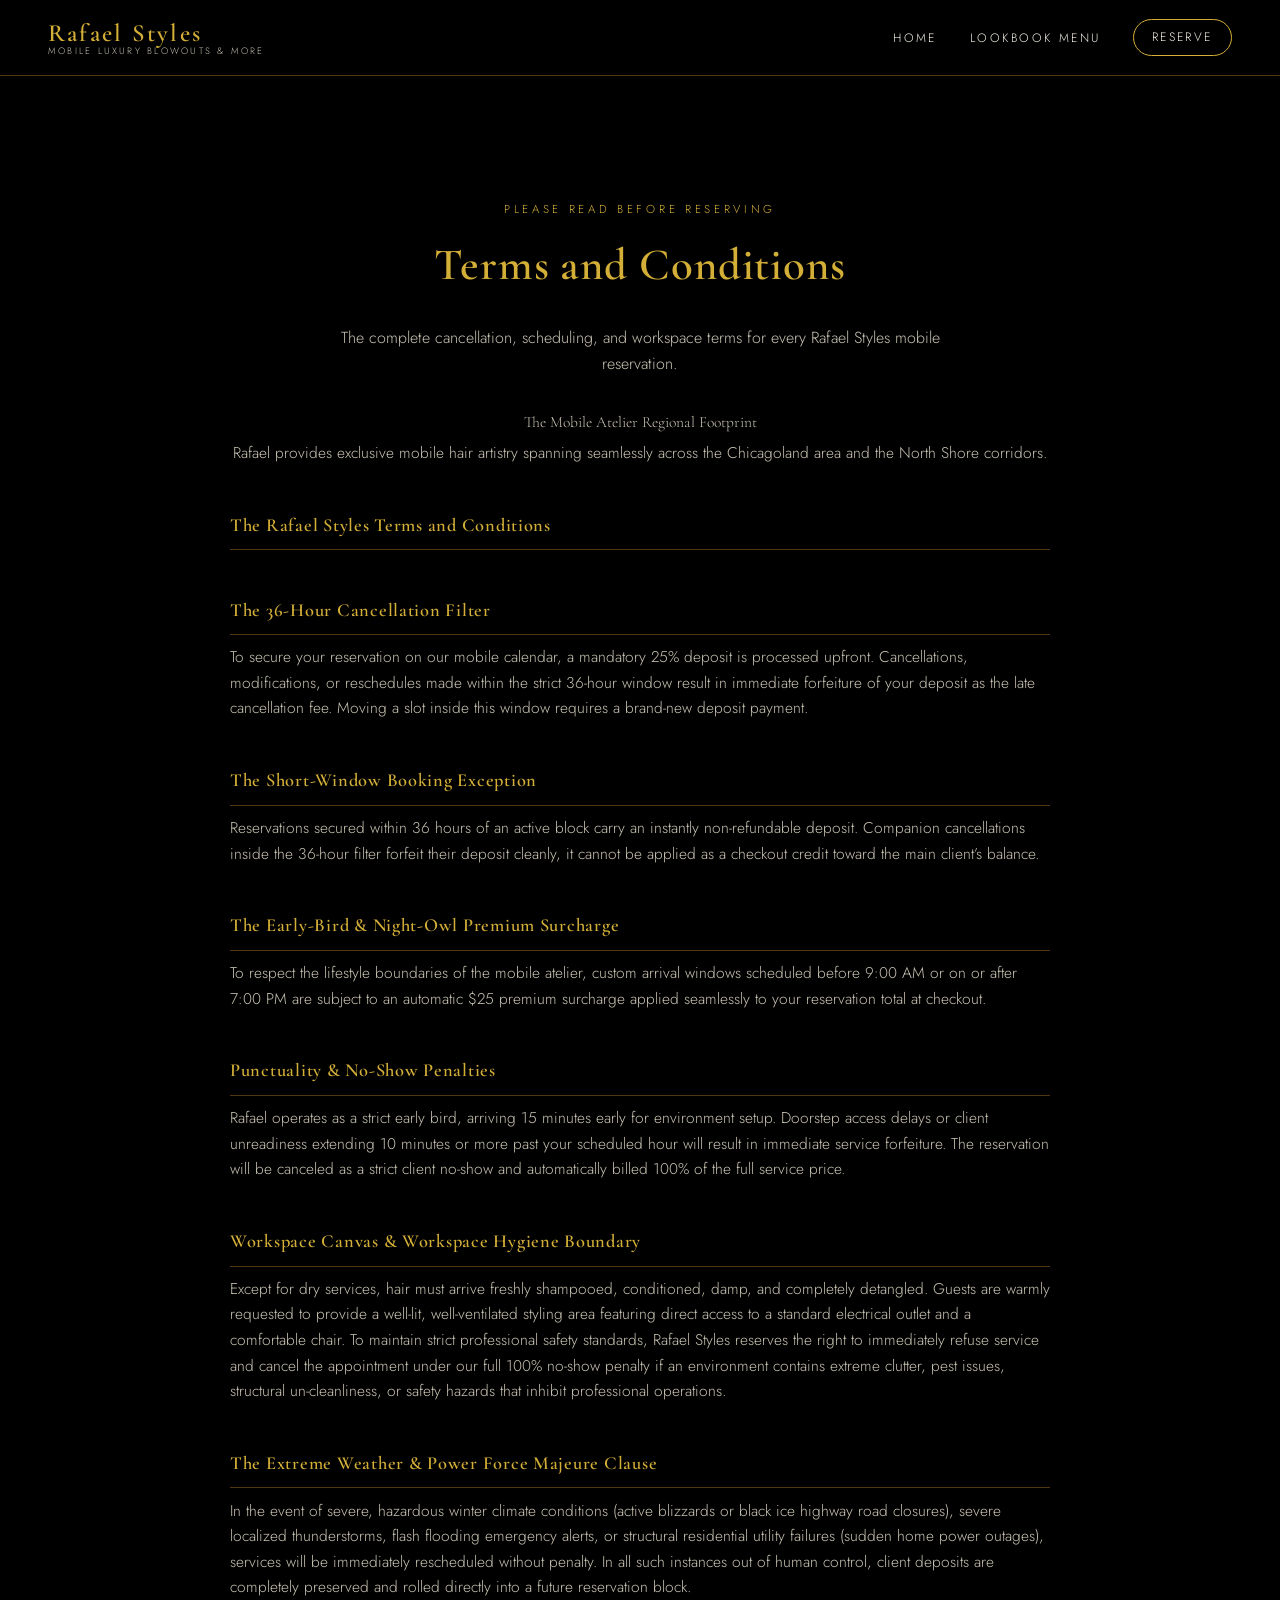
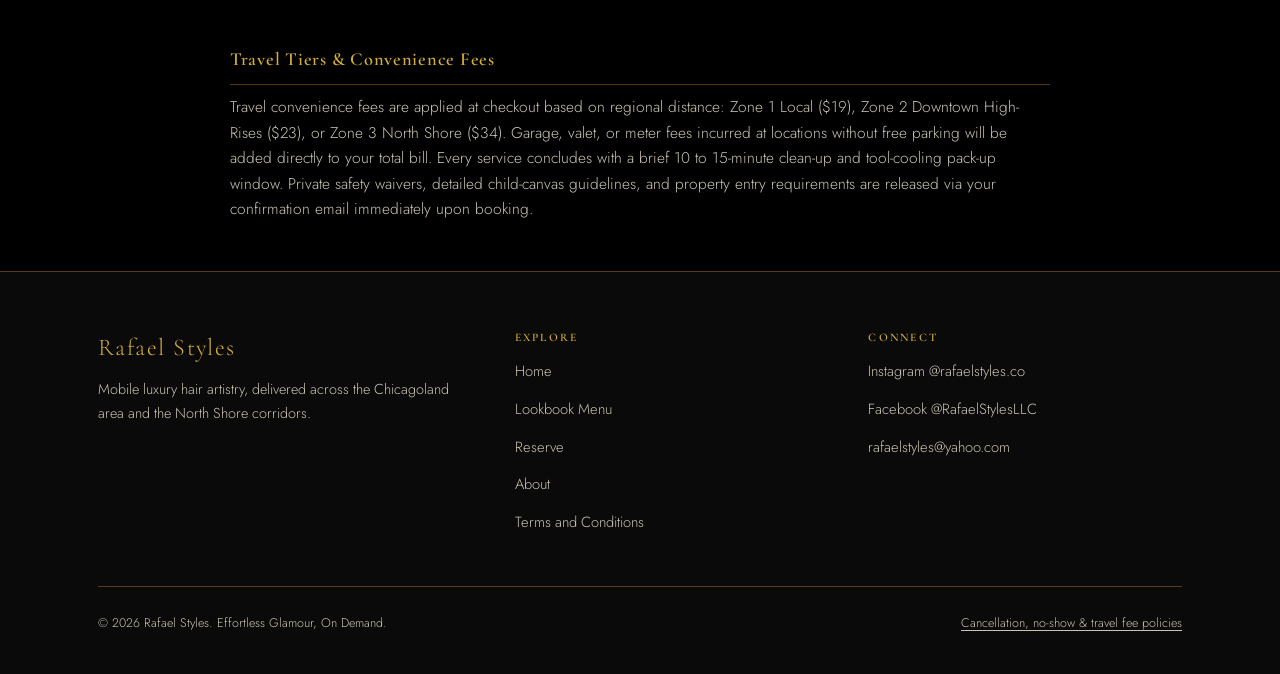
<file: policies.html>
<!DOCTYPE html>
<html lang="en">
<head>
<meta charset="UTF-8">
<meta name="viewport" content="width=device-width, initial-scale=1, viewport-fit=cover">
<title>Terms and Conditions | Rafael Styles</title>
<meta name="description" content="Rafael Styles terms and conditions: cancellation, no-show, weather, travel fee, and workspace policies for mobile luxury blowout services.">
<link rel="icon" type="image/png" href="assets/favicon-32.png">
<link rel="apple-touch-icon" href="assets/apple-touch-icon.png">
<link rel="preconnect" href="https://fonts.googleapis.com">
<link rel="preconnect" href="https://fonts.gstatic.com" crossorigin>
<link href="https://fonts.googleapis.com/css2?family=Cormorant+Garamond:wght@500;600;700&family=Tangerine:wght@700&family=Jost:wght@300;400;500;600&display=swap" rel="stylesheet">
<link rel="stylesheet" href="css/styles.css">
</head>
<body>
<a class="skip-link" href="#main">Skip to content</a>

<header>
  <nav class="site-nav" aria-label="Primary">
    <div class="container">
      <a class="nav-brand" href="index.html">
        <span class="brand-name">Rafael Styles</span>
        <span class="brand-sub">Mobile Luxury Blowouts &amp; More</span>
      </a>
      <button class="nav-toggle" type="button" aria-expanded="false" aria-controls="primary-nav-links">
        <span class="visually-hidden">Toggle menu</span>
        <svg viewBox="0 0 24 24" fill="none" stroke="currentColor" stroke-width="1.8" aria-hidden="true">
          <path d="M3 6h18M3 12h18M3 18h18" stroke-linecap="round"/>
        </svg>
      </button>
      <ul class="nav-links" id="primary-nav-links">
        <li><a href="index.html">Home</a></li>
        <li><a href="lookbook.html">Lookbook Menu</a></li>
        <li><a class="btn" href="https://rafaelstyles.glossgenius.com" target="_blank" rel="noopener noreferrer">Reserve<span class="visually-hidden"> (opens GlossGenius booking in a new tab)</span></a></li>
      </ul>
    </div>
  </nav>
</header>

<main id="main">
  <div class="policy-hero">
    <div class="container">
      <span class="eyebrow">Please Read Before Reserving</span>
      <h1>Terms and Conditions</h1>
      <p class="lede">The complete cancellation, scheduling, and workspace terms for every Rafael Styles mobile reservation.</p>
    </div>
  </div>

  <div class="container">
    <div class="policy-doc">

      <p class="policy-region">The Mobile Atelier Regional Footprint</p>
      <p class="policy-region-sub">Rafael provides exclusive mobile hair artistry spanning seamlessly across the Chicagoland area and the North Shore corridors.</p>

      <h2>The Rafael Styles Terms and Conditions</h2>

      <h2>The 36-Hour Cancellation Filter</h2>
      <p>To secure your reservation on our mobile calendar, a mandatory 25% deposit is processed upfront. Cancellations, modifications, or reschedules made within the strict 36-hour window result in immediate forfeiture of your deposit as the late cancellation fee. Moving a slot inside this window requires a brand-new deposit payment.</p>

      <h2>The Short-Window Booking Exception</h2>
      <p>Reservations secured within 36 hours of an active block carry an instantly non-refundable deposit. Companion cancellations inside the 36-hour filter forfeit their deposit cleanly, it cannot be applied as a checkout credit toward the main client&rsquo;s balance.</p>

      <h2>The Early-Bird &amp; Night-Owl Premium Surcharge</h2>
      <p>To respect the lifestyle boundaries of the mobile atelier, custom arrival windows scheduled before 9:00&nbsp;AM or on or after 7:00&nbsp;PM are subject to an automatic $25 premium surcharge applied seamlessly to your reservation total at checkout.</p>

      <h2>Punctuality &amp; No-Show Penalties</h2>
      <p>Rafael operates as a strict early bird, arriving 15 minutes early for environment setup. Doorstep access delays or client unreadiness extending 10 minutes or more past your scheduled hour will result in immediate service forfeiture. The reservation will be canceled as a strict client no-show and automatically billed 100% of the full service price.</p>

      <h2>Workspace Canvas &amp; Workspace Hygiene Boundary</h2>
      <p>Except for dry services, hair must arrive freshly shampooed, conditioned, damp, and completely detangled. Guests are warmly requested to provide a well-lit, well-ventilated styling area featuring direct access to a standard electrical outlet and a comfortable chair. To maintain strict professional safety standards, Rafael Styles reserves the right to immediately refuse service and cancel the appointment under our full 100% no-show penalty if an environment contains extreme clutter, pest issues, structural un-cleanliness, or safety hazards that inhibit professional operations.</p>

      <h2>The Extreme Weather &amp; Power Force Majeure Clause</h2>
      <p>In the event of severe, hazardous winter climate conditions (active blizzards or black ice highway road closures), severe localized thunderstorms, flash flooding emergency alerts, or structural residential utility failures (sudden home power outages), services will be immediately rescheduled without penalty. In all such instances out of human control, client deposits are completely preserved and rolled directly into a future reservation block.</p>

      <h2>Travel Tiers &amp; Convenience Fees</h2>
      <p>Travel convenience fees are applied at checkout based on regional distance: Zone 1 Local ($19), Zone 2 Downtown High-Rises ($23), or Zone 3 North Shore ($34). Garage, valet, or meter fees incurred at locations without free parking will be added directly to your total bill. Every service concludes with a brief 10 to 15-minute clean-up and tool-cooling pack-up window. Private safety waivers, detailed child-canvas guidelines, and property entry requirements are released via your confirmation email immediately upon booking.</p>

    </div>
  </div>
</main>

<footer class="site-footer" id="site-footer">
  <div class="container">
    <div class="footer-grid">
      <div class="footer-brand">
        <span class="brand-name">Rafael Styles</span>
        <p>Mobile luxury hair artistry, delivered across the Chicagoland area and the North Shore corridors.</p>
      </div>
      <div class="footer-col">
        <h4>Explore</h4>
        <ul>
          <li><a href="index.html">Home</a></li>
          <li><a href="lookbook.html">Lookbook Menu</a></li>
          <li><a href="https://rafaelstyles.glossgenius.com" target="_blank" rel="noopener noreferrer">Reserve<span class="visually-hidden"> (opens in a new tab)</span></a></li>
          <li><a href="about.html">About</a></li>
          <li><a href="policies.html" aria-current="page">Terms and Conditions</a></li>
        </ul>
      </div>
      <div class="footer-col">
        <h4>Connect</h4>
        <ul>
          <li><a href="https://instagram.com/rafaelstyles.co" target="_blank" rel="noopener noreferrer">Instagram @rafaelstyles.co</a></li>
          <li><a href="https://facebook.com/RafaelStylesLLC" target="_blank" rel="noopener noreferrer">Facebook @RafaelStylesLLC</a></li>
          <li><a href="mailto:rafaelstyles@yahoo.com">rafaelstyles@yahoo.com</a></li>
        </ul>
      </div>
    </div>
    <div class="footer-bottom">
      <span>&copy; <span id="year">2026</span> Rafael Styles. Effortless Glamour, On Demand.</span>
      <a href="policies.html">Cancellation, no-show &amp; travel fee policies</a>
    </div>
  </div>
</footer>

<script src="js/main.js"></script>
<script>document.getElementById("year").textContent = new Date().getFullYear();</script>
</body>
</html>
</file>
<file: css/styles.css>
/* ==========================================================================
   Rafael Styles — Design System
   Black #000000 / Gold #D4AF37, editorial red-carpet aesthetic
   ========================================================================== */

:root {
  --black: #000000;
  --black-soft: #0a0a0a;
  --panel: #111111;
  --gold: #D4AF37;
  --gold-bright: #f0cf6b;
  --gold-dim: #8a7226;
  --gold-trim: #B77924; /* sampled from gold_velvet_tray reference; matches the velvet textures */
  --hairline: rgba(183, 121, 36, 0.45);
  --text: #f3efe4;
  --text-muted: #c9c3b3;
  --font-display: "Cormorant Garamond", "Playfair Display", Georgia, serif;
  --font-script: "Tangerine", "Brush Script MT", cursive;
  --font-body: "Jost", "Helvetica Neue", Arial, sans-serif;
  --nav-height: 76px;
  --max-width: 1180px;
  --ease: cubic-bezier(0.22, 1, 0.36, 1);
}

/* ---------- Reset ---------- */
*, *::before, *::after { box-sizing: border-box; }
html { scroll-behavior: smooth; }
@media (prefers-reduced-motion: reduce) {
  html { scroll-behavior: auto; }
  *, *::before, *::after {
    animation-duration: 0.001ms !important;
    animation-iteration-count: 1 !important;
    transition-duration: 0.001ms !important;
    scroll-behavior: auto !important;
  }
}

body {
  margin: 0;
  background: var(--black);
  color: var(--text);
  font-family: var(--font-body);
  font-weight: 300;
  line-height: 1.65;
  -webkit-font-smoothing: antialiased;
}

img { max-width: 100%; display: block; }
a { color: inherit; }
h1, h2, h3, h4 { font-family: var(--font-display); font-weight: 600; margin: 0 0 0.5em; letter-spacing: 0.02em; }
p { margin: 0 0 1.1em; }
ul { margin: 0; padding: 0; list-style: none; }
button { font-family: inherit; }

.container {
  max-width: var(--max-width);
  margin: 0 auto;
  padding: 0 clamp(1.25rem, 5vw, 3rem);
}

.visually-hidden {
  position: absolute !important;
  width: 1px; height: 1px;
  padding: 0; margin: -1px;
  overflow: hidden;
  clip: rect(0, 0, 0, 0);
  white-space: nowrap; border: 0;
}

.skip-link {
  position: absolute;
  left: 1rem;
  top: -60px;
  background: var(--gold);
  color: var(--black);
  padding: 0.65em 1.2em;
  z-index: 1000;
  font-family: var(--font-body);
  font-weight: 600;
  text-decoration: none;
  border-radius: 2px;
  transition: top 0.2s var(--ease);
}
.skip-link:focus { top: 1rem; }

.eyebrow {
  display: block;
  font-family: var(--font-body);
  font-size: 0.72rem;
  letter-spacing: 0.32em;
  text-transform: uppercase;
  color: var(--gold);
  margin-bottom: 0.85em;
}

.ornament {
  display: flex;
  align-items: center;
  justify-content: center;
  gap: 0.75rem;
  margin: 1.75rem 0;
  color: var(--gold);
  opacity: 0.85;
}
.ornament::before,
.ornament::after {
  content: "";
  flex: 1 1 60px;
  max-width: 140px;
  height: 1px;
  background: linear-gradient(90deg, transparent, var(--gold), transparent);
}
.ornament .ornament-glyph { font-size: 1rem; line-height: 1; }

.btn {
  display: inline-flex;
  align-items: center;
  gap: 0.5em;
  padding: 0.9em 2.1em;
  border: 1px solid var(--gold);
  border-radius: 999px;
  font-family: var(--font-body);
  font-size: 0.78rem;
  letter-spacing: 0.22em;
  text-transform: uppercase;
  text-decoration: none;
  color: var(--gold);
  background: transparent;
  cursor: pointer;
  transition: background 0.35s var(--ease), color 0.35s var(--ease), box-shadow 0.35s var(--ease);
  white-space: nowrap;
}
.btn:hover, .btn:focus-visible {
  background: var(--gold);
  color: var(--black);
  box-shadow: 0 0 24px rgba(212, 175, 55, 0.35);
}
.btn-solid {
  background: var(--gold);
  color: var(--black);
}
.btn-solid:hover, .btn-solid:focus-visible {
  background: var(--gold-bright);
  color: var(--black);
}
.btn-block { width: 100%; justify-content: center; }

:focus-visible {
  outline: 2px solid var(--gold-bright);
  outline-offset: 3px;
}

/* ---------- Nav ---------- */
.site-nav {
  position: sticky;
  top: 0;
  z-index: 500;
  height: var(--nav-height);
  display: flex;
  align-items: center;
  background: rgba(0, 0, 0, 0.88);
  backdrop-filter: blur(10px) saturate(140%);
  -webkit-backdrop-filter: blur(10px) saturate(140%);
  border-bottom: 1px solid var(--hairline);
}
.site-nav .container {
  display: flex;
  align-items: center;
  justify-content: space-between;
  width: 100%;
  max-width: none;
  padding: 0 clamp(1.25rem, 4vw, 3rem);
}
.nav-brand {
  display: flex;
  flex-direction: column;
  line-height: 1.05;
  text-decoration: none;
  color: var(--text);
}
.nav-brand .brand-name {
  font-family: var(--font-display);
  font-size: 1.55rem;
  font-weight: 600;
  letter-spacing: 0.09em;
  color: var(--gold);
}
.nav-brand .brand-sub {
  font-size: 0.58rem;
  letter-spacing: 0.24em;
  text-transform: uppercase;
  color: var(--text-muted);
}

.nav-toggle {
  display: none;
  background: none;
  border: 1px solid var(--hairline);
  border-radius: 6px;
  width: 44px;
  height: 44px;
  align-items: center;
  justify-content: center;
  color: var(--gold);
  cursor: pointer;
}
.nav-toggle svg { width: 22px; height: 22px; }

.nav-links {
  display: flex;
  align-items: center;
  gap: clamp(1.1rem, 2.4vw, 2.4rem);
}
.nav-links a {
  text-decoration: none;
  font-size: 0.76rem;
  letter-spacing: 0.2em;
  text-transform: uppercase;
  color: var(--text);
  padding: 0.4em 0.1em;
  position: relative;
}
.nav-links a::after {
  content: "";
  position: absolute;
  left: 0; right: 100%;
  bottom: -2px;
  height: 1px;
  background: var(--gold);
  transition: right 0.3s var(--ease);
}
.nav-links a:hover::after,
.nav-links a:focus-visible::after,
.nav-links a[aria-current="page"]::after {
  right: 0;
}
.nav-links a[aria-current="page"] { color: var(--gold); }
.nav-links .btn { padding: 0.65em 1.5em; }

@media (max-width: 780px) {
  .nav-toggle { display: inline-flex; }
  .nav-links {
    position: absolute;
    top: var(--nav-height);
    left: 0; right: 0;
    background: rgba(0, 0, 0, 0.97);
    border-bottom: 1px solid var(--hairline);
    flex-direction: column;
    align-items: stretch;
    gap: 0;
    padding: 0.5rem clamp(1.25rem, 5vw, 3rem) 1.25rem;
    transform: translateY(-8px);
    opacity: 0;
    pointer-events: none;
    transition: opacity 0.25s var(--ease), transform 0.25s var(--ease);
  }
  .nav-links.is-open {
    opacity: 1;
    transform: translateY(0);
    pointer-events: auto;
  }
  .nav-links a {
    display: block;
    width: 100%;
    padding: 0.9em 0;
    border-bottom: 1px solid rgba(212,175,55,0.12);
  }
  .nav-links a::after { bottom: -1px; }
  .nav-links .btn {
    display: inline-flex;
    width: auto;
    margin-top: 0.85em;
    text-align: center;
    justify-content: center;
    border-bottom: none;
  }
}

/* ---------- Fullscreen intro ---------- */
.intro { display: none; }
.js .intro {
  position: fixed;
  inset: 0;
  z-index: 900;
  display: flex;
  flex-direction: column;
  align-items: center;
  justify-content: center;
  gap: 0.5rem;
  padding: 2rem;
  background: #000000;
  text-align: center;
  cursor: pointer;
  opacity: 1;
  transition: opacity 1s cubic-bezier(0.4, 0, 0.2, 1), visibility 0s linear 0s;
}
.js .intro.is-dismissed {
  opacity: 0;
  visibility: hidden;
  pointer-events: none;
  transition: opacity 1s cubic-bezier(0.4, 0, 0.2, 1), visibility 0s linear 1s;
}
/* Crossfade: the intro's contents drift up and swell slightly as the whole screen fades */
.js .intro > * { transition: transform 1.2s var(--ease); }
.js .intro.is-dismissed > * { transform: translateY(-10px) scale(1.035); }
.js .intro.is-dismissed .intro-cue { animation: none; }
.intro-logo {
  /* Full lockup (crest + wordmark + slogan baked into the art), 1490x1674 — taller than the old crest-only mark.
     Bounded on BOTH axes so it scales down cleanly and never overflows a short mobile viewport. */
  display: block;
  width: auto;
  height: auto;
  max-width: min(80vw, 520px);
  max-height: min(58svh, 640px);
}
.intro-tagline { /* same treatment as the sticky nav's .brand-sub */
  font-size: 0.58rem;
  letter-spacing: 0.24em;
  text-transform: uppercase;
  color: var(--text-muted);
  margin-top: 0.5rem; /* a touch more than the original 0.25rem: the art's own baked-in slogan
    now sits right above it, so this keeps the two from reading as crowded together */
}
.intro-cue {
  margin-top: 2.25rem;
  font-size: 0.68rem;
  letter-spacing: 0.32em;
  text-transform: uppercase;
  color: var(--gold-dim);
  animation: intro-cue-pulse 2.6s ease-in-out infinite;
}
.js body.intro-active { overflow: hidden; }
@keyframes intro-cue-pulse { 0%, 100% { opacity: 0.45; } 50% { opacity: 1; } }

/* The hero rises into place while the intro fades, so there's no hard cut */
.hero { transition: opacity 1.1s cubic-bezier(0.4, 0, 0.2, 1) 0.25s, transform 1.3s var(--ease) 0.25s; }
.js body.intro-active .hero { opacity: 0; transform: translateY(28px); }

@media (prefers-reduced-motion: reduce) {
  .js .intro { display: none; }
  .js body.intro-active { overflow: auto; }
}

/* ---------- Hero: split screen ---------- */
.hero {
  display: grid;
  grid-template-columns: minmax(0, 1fr) minmax(0, 1fr);
  background: var(--black);
}
.hero-copy {
  display: flex;
  flex-direction: column;
  justify-content: center;
  padding: clamp(1.75rem, 3.2vw, 3rem) clamp(1.5rem, 5vw, 4.5rem);
  max-width: 640px;
  margin: 0 auto; /* centers the copy within its black half, balanced on both sides */
  /* Flat black — falls back to .hero's own background. The fabric texture used to live here;
     it left a hard vertical seam where the image cut off against flat black, and has moved to
     the Lookbook Menu's intro block instead. */
}
.hero-copy h1 {
  font-size: clamp(2.1rem, 4.2vw, 3.4rem);
  color: var(--gold);
  line-height: 1.1;
  margin-bottom: 0.6em;
}
.hero-copy p { color: var(--text-muted); font-size: 1.02rem; }
.hero-copy p:last-of-type { color: var(--text); margin-bottom: 0; }
.hero-photo { position: relative; overflow: hidden; background: #000; }
.hero-photo img { /* mobile: cover crop, unchanged */
  position: absolute;
  inset: 0;
  width: 100%;
  height: 100%;
  object-fit: cover;
  object-position: 50% 60%;
}
@media (min-width: 901px) {
  /* Exact half width. cover can never show the whole photo here (both chairs span its full width),
     so the photo is shown at its natural proportions and a blurred copy of itself fills any spare height. */
  /* in-flow spacer: the box is never shorter than the photo's own height, but stretches to the copy column if taller */
  .hero-photo::after { content: ""; display: block; aspect-ratio: 1165 / 773; }
  .hero-photo::before {
    content: "";
    position: absolute;
    inset: -40px;
    background: url("../assets/hero_living_room_book_reference.jpg") center / cover no-repeat;
    filter: blur(24px) brightness(0.55) saturate(1.1);
  }
  .hero-photo img {
    inset: auto;
    top: 50%;
    left: 0;
    height: auto;
    transform: translateY(-50%);
    -webkit-mask-image: linear-gradient(to bottom, transparent 0, #000 7%, #000 93%, transparent 100%);
    mask-image: linear-gradient(to bottom, transparent 0, #000 7%, #000 93%, transparent 100%);
  }
}

/* Fine metallic gold hairline framing any two-block split against black */
.split-frame {
  border-top: 1px solid var(--gold-trim);
  border-bottom: 1px solid var(--gold-trim);
}
.split-frame > * + * { border-left: 1px solid var(--gold-trim); }

@media (max-width: 900px) {
  .hero { grid-template-columns: 1fr; }
  .hero-photo { order: -1; aspect-ratio: 4 / 3; }
  .hero-copy { max-width: none; margin: 0; }
  .split-frame > * + * { border-left: 0; }
  .split-frame > .hero-copy { border-top: 1px solid var(--gold-trim); }
}

.placeholder-slot {
  position: relative;
  display: flex;
  align-items: center;
  justify-content: center;
  text-align: center;
  border: 1px dashed var(--hairline);
  border-radius: 4px;
  background:
    repeating-linear-gradient(135deg, rgba(212,175,55,0.05) 0 2px, transparent 2px 14px),
    linear-gradient(160deg, #121212, #050505);
  color: var(--gold-dim);
  overflow: hidden;
}
.placeholder-slot .placeholder-label {
  display: flex;
  flex-direction: column;
  align-items: center;
  gap: 0.6rem;
  padding: 1.5rem;
  font-family: var(--font-body);
}
.placeholder-slot .placeholder-icon {
  width: 34px; height: 34px;
  opacity: 0.8;
}
.placeholder-slot .placeholder-title {
  font-family: var(--font-display);
  font-size: 1rem;
  letter-spacing: 0.05em;
  color: var(--gold);
}
.placeholder-slot .placeholder-dims {
  font-size: 0.68rem;
  letter-spacing: 0.14em;
  text-transform: uppercase;
  color: var(--text-muted);
}

/* ---------- Section shells ---------- */
.section {
  padding: clamp(3.5rem, 8vw, 6.5rem) 0;
  position: relative;
}
.section-black { background: var(--black); }
.section-panel { background: var(--black-soft); border-top: 1px solid var(--hairline); border-bottom: 1px solid var(--hairline); }
/* A section-black that's a direct child of .fabric-veil must not paint its own opaque black,
   or it hides the wrapper's texture behind it entirely (the two sections sit flush with no
   gap between them). This only fires when .fabric-veil is wrapping sections rather than being
   applied directly to a single element (the about.html bio, the lookbook.html header). */
.fabric-veil > .section-black { background: none; }
/* Fabric texture, applied via this standalone class so every plain section-black/other surface
   stays untouched. Painted once on the .fabric-veil element itself, so where it wraps multiple
   sections (the About Teaser + Lookbook Menu intro on index.html) the diagonal fold pattern
   runs continuously across their combined height instead of each section re-covering its own
   height independently and breaking the pattern at the seam. Also used directly on a single
   element with both classes: the bio section on about.html, and the lookbook.html page header. */
.fabric-veil {
  background:
    linear-gradient(rgba(0,0,0,0.6), rgba(0,0,0,0.6)),
    url("../assets/fabric-velvet-drapery.jpg") center / cover no-repeat,
    var(--black);
}

.section-head {
  max-width: 720px;
  margin: 0 auto 3rem;
  text-align: center;
}
.section-head h2 {
  font-size: clamp(1.8rem, 4vw, 2.6rem);
  color: var(--gold);
}
.section-head .lede { color: var(--text-muted); font-size: 1.02rem; }

/* ---------- About ---------- */
.about-grid {
  display: grid;
  grid-template-columns: 0.85fr 1.15fr;
  gap: clamp(2rem, 5vw, 4rem);
  align-items: start;
}
.about-grid.split-frame { gap: 0; border: 1px solid var(--gold-trim); align-items: stretch; }
.about-grid.split-frame > * + * { border-left: 1px solid var(--gold-trim); }
.about-grid.split-frame .about-body { padding: clamp(1.5rem, 4vw, 3rem); }
.about-portrait.placeholder-slot { aspect-ratio: 3 / 4; border: 0; border-radius: 0; }
.about-body h3 { color: var(--gold); font-size: clamp(1.4rem, 3vw, 1.9rem); }
.about-body p { color: var(--text-muted); }
.about-note {
  margin-top: 2rem;
  padding: 1.4rem 1.6rem;
  border-left: 2px solid var(--gold);
  background: rgba(212, 175, 55, 0.05);
}
.about-note strong { color: var(--gold); display: block; margin-bottom: 0.4em; font-family: var(--font-display); font-size: 1.05rem; }
.about-note a { color: var(--gold); text-decoration: underline; text-underline-offset: 3px; }

@media (max-width: 860px) {
  .about-grid { grid-template-columns: 1fr; }
  .about-portrait.placeholder-slot { aspect-ratio: 16 / 10; }
  .about-grid.split-frame > * + * { border-left: 0; border-top: 1px solid var(--gold-trim); }
}

/* ---------- Lookbook ---------- */
.lookbook-hero {
  padding: calc(var(--nav-height) + 3rem) 0 2.5rem;
  text-align: center;
  border-bottom: 1px solid var(--hairline);
}
.lookbook-hero h1 { color: var(--gold); font-size: clamp(2rem, 5vw, 3rem); }
.lookbook-hero .lede { max-width: 620px; margin: 0 auto; color: var(--text-muted); }

.parallax-stage {
  position: relative;
  overflow: hidden;
}
.parallax-layer {
  position: absolute;
  inset: -10% -5%;
  z-index: 0;
  pointer-events: none;
  will-change: transform;
}
/* Velvet gold drape: a seamless tile cut from the hero photo's own gold blanket, dimmed so photography and type stay the priority.
   This is the MOBILE default (also the fallback for any browser below the 901px rule below). */
.parallax-layer.layer-far {
  background:
    linear-gradient(rgba(0,0,0,0.55), rgba(0,0,0,0.55)),
    url("../assets/lookbook-velvet-drape.jpg") 0 0 / 820px auto repeat;
}
@media (min-width: 901px) {
  /* Desktop: the gold drape tiles at a fixed 900px width rather than being stretched/cropped
     with `cover` to fill .layer-far's own box, which spans the whole (very tall) parallax-stage
     and would blow the image up far past its native resolution. background-attachment: fixed
     keeps it reading as still/parallax rather than scrolling with the page. */
  .parallax-layer.layer-far {
    background-image:
      linear-gradient(to bottom, rgba(0,0,0,0.18) 0%, rgba(0,0,0,0.18) 25%, rgba(0,0,0,0.85) 100%),
      url("../assets/gold-satin-drape.jpg");
    background-repeat: no-repeat, repeat;
    background-position: 0 0, 0 0;
    background-size: auto, 900px auto;
    background-attachment: scroll, fixed;
  }
  /* Legibility now lives here, not in the backdrop overlay above: a soft scrim scoped to each
     category's own heading block, so it scrolls with the text and always sits behind it no
     matter which part of the (fixed-attachment) fabric happens to be showing through at the time. */
  .category-head {
    position: relative;
    z-index: 0; /* own stacking context, keeps the scrim scoped to just this block */
  }
  .category-head::before {
    content: "";
    position: absolute;
    inset: -1.75rem -3rem;
    z-index: -1;
    background: radial-gradient(ellipse 60% 78% at 50% 50%, rgba(0,0,0,0.62) 0%, rgba(0,0,0,0.62) 38%, transparent 78%);
    pointer-events: none;
  }
}
.parallax-layer.layer-near {
  background:
    radial-gradient(ellipse 55% 40% at 20% 15%, rgba(240,207,107,0.10), transparent 65%),
    radial-gradient(ellipse 50% 40% at 80% 80%, rgba(240,207,107,0.08), transparent 65%);
}

.category-block {
  position: relative;
  z-index: 1;
  padding: clamp(2.5rem, 6vw, 4rem) 0;
}
.category-block + .category-block { border-top: 1px solid var(--hairline); }
.category-head { text-align: center; max-width: 680px; margin: 0 auto 2.5rem; }
.category-head .eyebrow { text-align: center; }
.category-head h2 { color: var(--gold); font-size: clamp(1.6rem, 3.6vw, 2.2rem); }
.category-head p { color: var(--text-muted); font-size: 0.95rem; }

.card-grid {
  display: grid;
  grid-template-columns: repeat(auto-fill, minmax(260px, 1fr));
  gap: 1.75rem;
}

.lookbook-card {
  background: linear-gradient(180deg, rgba(212,175,55,0.04), transparent 30%), var(--panel);
  border: 1px solid var(--hairline);
  border-radius: 6px;
  overflow: hidden;
  display: flex;
  flex-direction: column;
  transition: transform 0.4s var(--ease), box-shadow 0.4s var(--ease), border-color 0.4s var(--ease);
}
.lookbook-card:hover {
  transform: translateY(-6px);
  border-color: var(--gold);
  box-shadow: 0 18px 40px rgba(0,0,0,0.5);
}
.lookbook-card .card-photo.placeholder-slot { aspect-ratio: 4 / 5; border-radius: 0; border-width: 0 0 1px 0; }
.lookbook-card .card-photo:not(.placeholder-slot) { aspect-ratio: 4 / 5; overflow: hidden; border-bottom: 1px solid var(--hairline); background: #000; }
.lookbook-card .card-photo img { width: 100%; height: 100%; object-fit: cover; object-position: 50% 50%; }

.lookbook-card .card-photo { position: relative; }

.lookbook-card .card-photo::after {
  content: "";
  position: absolute;
  inset: 0;
  background: rgba(0, 0, 0, 0.55);
  opacity: 0; /* off by default (mobile grid, and desktop before JS marks a card centered) —
    only the desktop carousel's non-centered cards switch this on, below */
  transition: opacity 0.4s var(--ease);
  pointer-events: none;
}
.lookbook-card .card-body { padding: 1.4rem 1.5rem 1.7rem; display: flex; flex-direction: column; flex: 1; }
.lookbook-card h3 {
  font-size: 1.2rem;
  color: var(--text);
  margin-bottom: 0.55em;
}
.lookbook-card .card-dek {
  font-size: 0.82rem;
  color: var(--gold-dim);
  text-transform: uppercase;
  letter-spacing: 0.12em;
  margin-bottom: 0.9em;
}

/* Accordion */
.accordion-item { border-top: 1px solid rgba(212,175,55,0.18); margin-top: auto; }
.accordion-trigger {
  width: 100%;
  display: flex;
  align-items: center;
  justify-content: space-between;
  gap: 1rem;
  background: none;
  border: 0;
  color: var(--gold);
  padding: 0.9em 0 0.7em;
  font-family: var(--font-body);
  font-size: 0.78rem;
  letter-spacing: 0.14em;
  text-transform: uppercase;
  cursor: pointer;
  text-align: left;
}
.accordion-trigger .chevron {
  flex-shrink: 0;
  width: 11px; height: 11px;
  border-right: 1.5px solid currentColor;
  border-bottom: 1.5px solid currentColor;
  transform: rotate(45deg);
  transition: transform 0.35s var(--ease);
}
.accordion-trigger[aria-expanded="true"] .chevron { transform: rotate(-135deg); }

.accordion-panel {
  overflow: hidden;
  max-height: 0;
  transition: max-height 0.45s var(--ease);
}
.accordion-panel[data-open="true"] { }
.accordion-panel .accordion-panel-inner {
  padding: 0 0 1.2rem;
  color: var(--text-muted);
  font-size: 0.93rem;
}
.accordion-panel .badge {
  display: inline-block;
  margin-top: 0.7em;
  font-size: 0.66rem;
  letter-spacing: 0.16em;
  text-transform: uppercase;
  color: var(--black);
  background: var(--gold);
  padding: 0.35em 0.7em;
  border-radius: 999px;
}

.card-reserve {
  margin-top: 1.1rem;
  align-self: flex-start;
}

@media (prefers-reduced-motion: reduce) {
  .lookbook-card:hover { transform: none; }
}

/* ---------- Policies ---------- */
.policy-hero {
  padding: calc(var(--nav-height) + 3rem) 0 1rem;
  text-align: center;
}
.policy-hero h1 { color: var(--gold); font-size: clamp(2rem, 5vw, 2.8rem); }
.policy-hero .lede { max-width: 640px; margin: 0 auto; color: var(--text-muted); }

.policy-doc {
  max-width: 820px;
  margin: 0 auto;
  padding: 1rem 0 2rem;
}
.policy-doc h2 {
  color: var(--gold);
  font-size: 1.15rem;
  letter-spacing: 0.04em;
  margin-top: 2.4em;
  padding-bottom: 0.5em;
  border-bottom: 1px solid var(--hairline);
}
.policy-doc h2:first-child { margin-top: 0; }
.policy-doc p { color: var(--text-muted); font-size: 0.97rem; }
.policy-region {
  font-family: var(--font-display);
  font-size: 1.3rem;
  color: var(--text);
  text-align: center;
  margin-bottom: 0.3em;
}
.policy-region-sub { text-align: center; color: var(--text-muted); margin-bottom: 2.5rem; }

/* ---------- Footer ---------- */
.site-footer {
  border-top: 1px solid var(--hairline);
  background: var(--black-soft);
  padding: 3.5rem 0 2.5rem;
}
.footer-grid {
  display: grid;
  grid-template-columns: 1.2fr 1fr 1fr;
  gap: 2.5rem;
  margin-bottom: 2.5rem;
}
.footer-brand .brand-name {
  font-family: var(--font-display);
  color: var(--gold);
  font-size: 1.5rem;
  letter-spacing: 0.06em;
}
.footer-brand p { color: var(--text-muted); font-size: 0.9rem; margin-top: 0.75em; }
.footer-col h4 {
  font-size: 0.72rem;
  letter-spacing: 0.2em;
  text-transform: uppercase;
  color: var(--gold);
  margin-bottom: 1em;
}
.footer-col ul li { margin-bottom: 0.7em; }
.footer-col a {
  text-decoration: none;
  color: var(--text-muted);
  font-size: 0.92rem;
}
.footer-col a:hover, .footer-col a:focus-visible { color: var(--gold); }
.footer-bottom {
  border-top: 1px solid var(--hairline);
  padding-top: 1.6rem;
  display: flex;
  flex-wrap: wrap;
  gap: 0.75rem 1.5rem;
  justify-content: space-between;
  font-size: 0.78rem;
  color: var(--text-muted);
}
.footer-bottom a { color: var(--text-muted); text-decoration: underline; text-underline-offset: 3px; }
.footer-bottom a:hover, .footer-bottom a:focus-visible { color: var(--gold); }

@media (max-width: 780px) {
  .footer-grid { grid-template-columns: 1fr; gap: 2rem; }
}


/* ---------- Lookbook carousel (desktop) ---------- */
.carousel-controls { display: none; }
@media (min-width: 901px) {
  .card-grid {
    display: flex;
    gap: 2rem;
    overflow-x: auto;
    scroll-snap-type: x mandatory;
    scroll-behavior: smooth;
    align-items: flex-start;
    padding: 0.5rem calc(50% - 190px) 2rem; /* lets the first/last card centre */
    margin: 0 calc(-1 * clamp(1.25rem, 5vw, 3rem));
    scrollbar-width: none;
    cursor: grab;
    -webkit-overflow-scrolling: touch;
  }
  .card-grid::-webkit-scrollbar { display: none; }
  .card-grid.is-dragging { cursor: grabbing; scroll-snap-type: none; scroll-behavior: auto; }
  .card-grid.is-dragging * { user-select: none; }
  .card-grid .lookbook-card {
    flex: 0 0 380px;
    scroll-snap-align: center;
    transform: scale(0.94);
    transition: transform 0.4s var(--ease), border-color 0.4s var(--ease), box-shadow 0.4s var(--ease);
  }
  .card-grid .lookbook-card.is-centered { transform: none; border-color: var(--gold); }
  .card-grid .lookbook-card:not(.is-centered) .card-photo::after { opacity: 1; }
  .card-grid .lookbook-card:hover { transform: none; }
  .card-grid .lookbook-card:not(.is-centered):hover { transform: scale(0.94); }
  .card-grid .lookbook-card.is-centered:hover { box-shadow: 0 18px 40px rgba(0,0,0,0.5); }

  .carousel-wrap { position: relative; }
  .carousel-controls { display: block; }
  .carousel-btn {
    position: absolute;
    z-index: 5;
    top: calc(50% - 0.75rem); /* track padding is 0.5rem top / 2rem bottom */
    margin-top: -23px;
    width: 46px; height: 46px;
    border-radius: 50%;
    border: 1px solid var(--gold);
    background: rgba(0,0,0,0.6);
    color: var(--gold);
    cursor: pointer;
    display: inline-flex; align-items: center; justify-content: center;
    transition: background 0.3s var(--ease), color 0.3s var(--ease);
  }
  .carousel-btn[data-dir="-1"] { left: calc(50% - 190px - 72px); }
  .carousel-btn[data-dir="1"] { right: calc(50% - 190px - 72px); }
  .carousel-btn:hover, .carousel-btn:focus-visible { background: var(--gold); color: var(--black); }
  .carousel-btn svg { width: 18px; height: 18px; }
}
@media (min-width: 901px) and (prefers-reduced-motion: reduce) {
  .card-grid { scroll-behavior: auto; }
  .card-grid .lookbook-card { transition: none; }
}

/* ---------- Scheduling note (standalone) ---------- */
.scheduling-section { padding: clamp(2.5rem, 6vw, 4rem) 0; }
.scheduling-section .about-note { max-width: 820px; margin: 0 auto; }
.scheduling-section .about-note p { color: var(--text-muted); margin-bottom: 0; }

/* ---------- Flip-book ---------- */
.flipbook { position: relative; display: flex; justify-content: center; min-height: 460px; }
.flipbook-cta { text-align: center; margin-top: clamp(1.5rem, 4vw, 2.5rem); }

/* Closed: dark cover, tilted, coloured back cover peeking out, resting shadow */
.book-cover {
  position: relative;
  display: block;
  width: min(78vw, 340px);
  aspect-ratio: 3 / 4;
  margin: 1.5rem 0 3.25rem;
  padding: 0;
  background: none;
  border: 0;
  cursor: pointer;
  perspective: 900px;
  transition: transform 0.4s var(--ease);
}
.book-cover:hover { transform: translateY(-4px); }
.book-back, .book-front { position: absolute; inset: 0; border-radius: 4px 8px 8px 4px; }
.book-back {
  background: linear-gradient(135deg, #7a1420, #3d0810);
  transform: rotate(5deg) translate(16px, 6px);
  box-shadow: 0 2px 6px rgba(0,0,0,0.6);
}
.book-front {
  display: flex;
  align-items: center;
  justify-content: center;
  background:
    radial-gradient(ellipse at 30% 20%, rgba(255,255,255,0.07), transparent 55%),
    linear-gradient(145deg, #1b1512, #050403);
  border: 1px solid rgba(212,175,55,0.35);
  box-shadow: inset 0 0 0 7px #0a0807, inset 0 0 0 8px rgba(212,175,55,0.5), -6px 0 0 -1px #000, 0 20px 30px rgba(0,0,0,0.55);
  transform: rotate(-4deg);
}
.book-front { overflow: hidden; }
.book-front img { width: 122%; max-width: none; height: auto; mix-blend-mode: screen; /* PNG has an opaque black ground */ }
.book-corner {
  position: absolute; width: 22px; height: 22px;
  border: 0 solid var(--gold);
}
.book-corner.tl { top: 14px; left: 14px; border-top-width: 2px; border-left-width: 2px; }
.book-corner.tr { top: 14px; right: 14px; border-top-width: 2px; border-right-width: 2px; }
.book-corner.bl { bottom: 14px; left: 14px; border-bottom-width: 2px; border-left-width: 2px; }
.book-corner.br { bottom: 14px; right: 14px; border-bottom-width: 2px; border-right-width: 2px; }
.book-shadow {
  position: absolute;
  left: 6%; right: -4%; bottom: -26px; height: 32px;
  background: radial-gradient(ellipse at center, rgba(0,0,0,0.75), transparent 70%);
  filter: blur(6px);
}
.book-cue {
  position: absolute;
  left: 50%; bottom: -3.4rem;
  transform: translateX(-50%);
  white-space: nowrap;
  padding: 0.45em 1.1em;
  background: rgba(0,0,0,0.7);
  border: 1px solid var(--gold-trim);
  border-radius: 999px;
  text-align: center;
  font-size: 0.72rem;
  letter-spacing: 0.3em;
  text-transform: uppercase;
  color: var(--gold);
}

/* Open: magazine-style reading view */
.book-reader {
  width: min(100%, 560px);
  background: rgba(0,0,0,0.88);
  border: 1px solid var(--gold-trim);
  border-radius: 4px;
  padding: clamp(1.25rem, 4vw, 2rem);
  box-shadow: 0 24px 60px rgba(0,0,0,0.6);
}
.book-reader:not([hidden]) { animation: book-open 0.5s var(--ease) both; }
@keyframes book-open { from { opacity: 0; transform: scale(0.94) translateY(14px); } to { opacity: 1; transform: none; } }
.book-masthead { text-align: center; padding-bottom: 1.1rem; margin-bottom: 1.1rem; border-bottom: 1px solid var(--hairline); }
.masthead-name {
  display: block;
  font-family: var(--font-display);
  font-weight: 700;
  font-size: clamp(1.9rem, 6vw, 2.7rem);
  letter-spacing: 0.22em;
  text-transform: uppercase;
  color: var(--gold);
  line-height: 1.05;
}
.masthead-sub {
  display: block;
  margin-top: 0.4em;
  font-family: var(--font-display);
  font-style: italic;
  font-size: 1.05rem;
  color: var(--text-muted);
}
.page-counter {
  position: absolute;
  z-index: 5;
  font-family: var(--font-body);
  font-size: 0.72rem;
  letter-spacing: 0.2em;
  text-transform: uppercase;
  color: var(--gold-bright);
  background: rgba(0,0,0,0.7);
  padding: 0.35em 0.75em;
  border-radius: 999px;
  top: 0.75rem; left: 0.75rem;
}

/* ---------- Book pages: two templates, turning on a 3D hinge in a shared track ---------- */
.book-spread {
  position: relative;
  perspective: 1500px;
  -webkit-perspective: 1500px;
}
.book-track {
  /* Fixed per breakpoint (mobile override below) instead of auto/min-height, so the frame
     itself never resizes as pages turn or an accordion opens/closes — only the tallest
     realistic state (a content page with its longest description expanded) is what it needs
     to fit; every shorter page just sits centered inside it (see justify-content below).
     --book-track-h was measured empirically: true max natural page height (photo + copy +
     open accordion, including the three two-paragraph "note" pages — Tailored Bespoke
     Accents, Bespoke Tress Liberation, Extended Care) across 320/390/501/560/600/768/900px
     (mobile) and 901/1024/1280/1920px (desktop) topped out at 511px mobile / 517px desktop;
     these values give a ~60-80px comfortable margin above that measured max. */
  --book-track-h: 640px;
  --book-track-pad-top: 2.5rem; /* clears the page-counter pill floating above */
  position: relative;
  overflow: hidden;
  height: var(--book-track-h);
  padding-top: var(--book-track-pad-top);
  display: flex;
  flex-direction: column;
  /* flex-start (not center): centering recalculated per page based on that page's own natural
     height, so the photo/title visibly shifted up or down every time you moved Prev/Next
     between pages of different heights — the "section adjusts itself" complaint, even though
     the outer frame itself had already stopped resizing. Content-template pages now anchor to
     a constant top position (flush after the page-counter padding) and stay at their natural
     height, so any leftover frame space appears below them, never above, and the photo never
     moves. Divider-template pages opt back into a centered look via their own explicit height
     below (data-template="divider"), which fills the whole frame so their EXISTING internal
     centering (already flex/justify-content: center on that rule) has the full frame to center
     within — a deliberate, book-like title-page treatment, distinct from photo pages on
     purpose. align-items: stretch (the default) keeps .book-unit at its full block width,
     preserving each template's own internal layout untouched. */
  justify-content: flex-start;
}
.book-unit[hidden] { display: none; }
/* Safety net: if any page's content somehow exceeds the fixed frame (an unusually long future
   description, extreme browser zoom, etc.), it scrolls internally instead of clipping or
   growing the frame. calc() (not a % max-height) so it resolves identically for the normal-flow
   resting page and the position: absolute is-turning/is-under pages below. */
.book-unit {
  max-height: calc(var(--book-track-h) - var(--book-track-pad-top));
  overflow-y: auto;
}

/* The page underneath: sits flat, no rotation, revealed once the turning page's
   backface hides past 90°. */
.book-unit.is-under,
.book-unit.is-turning {
  background: #0a0705; /* opaque "paper" — without this the stacked layer beneath shows through
    in every gap between glyphs, since both sit at the exact same position during the turn */
}
/* is-under/is-turning are position: absolute, so they're removed from the flex flow above and
   would otherwise anchor to the track's padding-box top edge (i.e. under the counter pill,
   top-pinned) regardless of the resting page's position — a visible vertical snap right as a
   turn starts/ends. top: var(--book-track-pad-top) (instead of relying on the ancestor's
   padding, which absolute children don't get pushed by) puts them at the exact same top offset
   #book-track's flex-start already rests content-template pages at, and height is left auto —
   so a content page lands at the same Y turning as it does resting, no jump. Divider-template
   pages get their own explicit height (see data-template="divider" below) that applies
   regardless of is-under/is-turning, so they still fill the whole frame and center internally
   the same way turning as resting. */
.book-unit.is-under {
  position: absolute;
  top: var(--book-track-pad-top); left: 0; right: 0;
  z-index: 1;
}

/* The page actually turning. Forward hinges on its LEFT edge (spine), rotating away from
   0deg to -180deg; backward hinges on the RIGHT edge, unfolding from 180deg back to 0deg —
   a mirrored motion rather than the same animation reversed, so it reads as "undoing" a turn
   rather than a different effect. backface-visibility hides the mirrored/blank reverse of the
   page through the invisible 90deg-270deg arc, which is what reveals .is-under beneath it. */
.book-unit.is-turning {
  position: absolute;
  top: var(--book-track-pad-top); left: 0; right: 0;
  z-index: 2;
  backface-visibility: hidden;
  -webkit-backface-visibility: hidden;
  box-shadow: 0 14px 34px rgba(0, 0, 0, 0.55);
}
.book-unit.is-turning::after {
  content: "";
  position: absolute;
  inset: 0;
  pointer-events: none;
  opacity: 0;
}
.book-unit.is-turning.turn-fwd {
  transform-origin: left center;
  animation: book-turn-fwd 0.75s cubic-bezier(0.45, 0, 0.55, 1) forwards;
}
.book-unit.is-turning.turn-fwd::after {
  /* Darkest right at the spine, fading toward the free edge — a fold shadow, not a flat tint. */
  background:
    linear-gradient(to right, rgba(0,0,0,0.62) 0%, rgba(0,0,0,0.2) 30%, transparent 58%),
    linear-gradient(to right, rgba(212,175,55,0.2) 0%, transparent 7%);
  animation: book-turn-shadow 0.75s cubic-bezier(0.45, 0, 0.55, 1) forwards;
}
.book-unit.is-turning.turn-back {
  transform-origin: right center;
  animation: book-turn-back 0.75s cubic-bezier(0.45, 0, 0.55, 1) forwards;
}
.book-unit.is-turning.turn-back::after {
  background:
    linear-gradient(to left, rgba(0,0,0,0.62) 0%, rgba(0,0,0,0.2) 30%, transparent 58%),
    linear-gradient(to left, rgba(212,175,55,0.2) 0%, transparent 7%);
  animation: book-turn-shadow 0.75s cubic-bezier(0.45, 0, 0.55, 1) forwards;
}
@keyframes book-turn-fwd {
  from { transform: rotateY(0deg); }
  to   { transform: rotateY(-180deg); }
}
@keyframes book-turn-back {
  from { transform: rotateY(180deg); }
  to   { transform: rotateY(0deg); }
}
@keyframes book-turn-shadow {
  0%, 100% { opacity: 0; }
  45%, 55% { opacity: 1; }
}
@media (prefers-reduced-motion: reduce) {
  .book-unit.is-turning.turn-fwd,
  .book-unit.is-turning.turn-back {
    animation: none;
    transform: none;
    box-shadow: none;
  }
  .book-unit.is-turning.turn-fwd::after,
  .book-unit.is-turning.turn-back::after {
    animation: none;
    opacity: 0;
  }
}

/* Content template: real service photo + copy, same visual weight as the old single layout */
.book-unit-photo { aspect-ratio: 3 / 2; overflow: hidden; border-radius: 2px; border: 1px solid var(--hairline); margin-bottom: 1.1rem; background: #000; }
.book-unit-photo img { width: 100%; height: 100%; object-fit: cover; object-position: 50% 22%; }
.book-unit-copy .unit-dek {
  display: block;
  font-size: 0.78rem;
  letter-spacing: 0.14em;
  text-transform: uppercase;
  color: var(--gold-dim);
  margin-bottom: 0.5em;
}
.book-unit-copy h3 { color: var(--gold); font-size: clamp(1.3rem, 3.6vw, 1.6rem); margin-bottom: 0.4em; }
.book-unit-copy p { color: var(--text-muted); font-size: 0.92rem; margin-bottom: 0.85em; }
.book-unit-copy p:last-child { margin-bottom: 0; }

.book-unit-copy .book-accordion { border-top: 0; margin-top: 0.3em; }
.book-unit-copy .accordion-trigger { padding: 0 0 0.6em; font-size: 0.72rem; }
.book-unit-copy .accordion-panel-inner { padding: 0 0 0.2rem; }
.book-unit-copy .accordion-panel-inner p:last-child { margin-bottom: 0; }

/* Divider template: intro / category dividers / closing page — section-head styling, no photo.
   :not([hidden]) keeps this from fighting .book-unit[hidden]{display:none} above — same
   specificity, so without it, a hidden divider page would still render as a flex box. */
.book-unit[data-template="divider"]:not([hidden]) {
  display: flex;
  flex-direction: column;
  justify-content: center;
  align-items: center;
  text-align: center;
  min-height: 13rem;
  /* #book-track is flex-start now (see above), so without an explicit height a divider page
     would just sit at its own short natural height like a content page — this is what still
     gives divider pages the full frame to center within, keeping their existing "title page
     centered in the middle" look. Applies to this selector regardless of is-turning/is-under
     state (unaffected by :not([hidden]) — that class combo is never hidden while turning). */
  height: calc(var(--book-track-h) - var(--book-track-pad-top));
}
.book-unit[data-template="divider"] h3 { color: var(--gold); font-size: clamp(1.5rem, 4vw, 2rem); margin-bottom: 0; }
.book-unit[data-template="divider"] .ornament { margin: 1.1rem 0; }
.book-unit[data-template="divider"] .book-page-lede { max-width: 30rem; }
.book-unit[data-template="divider"] .book-page-lede + p { color: var(--text-muted); margin-bottom: 0; } /* the closing page's second line only — single-paragraph dividers are unaffected */
.book-unit[data-template="divider"].closing .book-page-lede { margin-bottom: 0.5em; }
.book-unit[data-template="divider"].closing .btn { margin-top: 1.4rem; }

.gold-rule { display: block; width: 64px; height: 1px; background: var(--gold); margin: 0 0 1rem; }
.book-page-lede { font-family: var(--font-display); font-size: 1.15rem; font-style: italic; color: var(--text); }

/* Footer nav row: explicit Prev/Next + a "PAGE 01 / 20" counter, the primary visible navigation
   alongside the existing tap-to-turn cue. The book wraps at both ends (see main.js), so neither
   button is ever disabled. */
.book-nav {
  display: flex;
  align-items: center;
  justify-content: space-between;
  gap: 0.6rem;
  margin-top: 1.25rem;
  padding-top: 1.1rem;
  border-top: 1px solid var(--hairline);
}
.book-nav-btn {
  flex: 0 0 auto;
  background: none;
  border: 1px solid var(--gold-trim);
  border-radius: 999px;
  color: var(--gold);
  font-family: var(--font-body);
  font-size: 0.7rem;
  letter-spacing: 0.16em;
  text-transform: uppercase;
  padding: 0.55em 1.05em;
  cursor: pointer;
  white-space: nowrap;
  transition: background 0.3s var(--ease), color 0.3s var(--ease);
}
.book-nav-btn:hover, .book-nav-btn:focus-visible { background: var(--gold); color: var(--black); }
.book-nav-counter {
  flex: 1 1 auto;
  text-align: center;
  font-family: var(--font-body);
  font-size: 0.68rem;
  letter-spacing: 0.16em;
  text-transform: uppercase;
  color: var(--text-muted);
  white-space: nowrap;
}
@media (max-width: 360px) {
  .book-nav { gap: 0.4rem; }
  .book-nav-btn { padding: 0.5em 0.7em; font-size: 0.64rem; letter-spacing: 0.1em; }
  .book-nav-counter { font-size: 0.62rem; letter-spacing: 0.1em; }
}
.book-close {
  display: block;
  margin: 1.4rem auto 0;
  background: none;
  border: 0;
  color: var(--gold-dim);
  font-size: 0.7rem;
  letter-spacing: 0.24em;
  text-transform: uppercase;
  cursor: pointer;
  padding: 0.6em 1em;
}
.book-close:hover, .book-close:focus-visible { color: var(--gold); }
.flipbook[data-state="open"] .book-cover { display: none; }


/* ---------- Flip-book surface: the client's velvet + gold tray photo ---------- */
/* Plain black shell — the section itself (title/ornament/description live directly in it,
   via .container.section-head) must show no tray texture. Only .flipbook-tray below is textured. */
.flipbook-surface {
  position: relative;
  isolation: isolate;
  overflow: hidden;
  background: var(--black);
  padding-block: clamp(3rem, 7vw, 5rem);
}
/* Scoped to just the button + book block, not the whole section, so the texture doesn't bleed
   up behind the title/description above it. Its own padding keeps the tray from looking cropped
   tight against the book. */
.flipbook-tray {
  position: relative;
  isolation: isolate;
  overflow: hidden;
  padding-block: clamp(2rem, 5vw, 3.5rem);
}
.flipbook-tray::before {
  content: "";
  position: absolute;
  inset: 0;
  z-index: -1;
  background: url("../assets/flipbook-velvet-tray.jpg") center 55% / cover no-repeat;
  background-attachment: fixed; /* ties the `cover` crop to the viewport instead of .flipbook-tray's
    own box, which resizes on every book/page/accordion state change and otherwise makes the
    backdrop visibly rescale and shift along with it */
  /* feather every edge into the surrounding black so it reads as an extension of the photo */
  -webkit-mask-image: radial-gradient(ellipse 72% 78% at 50% 50%, #000 42%, transparent 100%);
  mask-image: radial-gradient(ellipse 72% 78% at 50% 50%, #000 42%, transparent 100%);
}
.flipbook-tray::after { /* gentle vignette keeps the reading view legible */
  content: "";
  position: absolute;
  inset: 0;
  z-index: -1;
  background: radial-gradient(ellipse at 50% 50%, transparent 35%, rgba(0,0,0,0.35) 100%);
}


/* ---------- Flip-book surface: mobile only (desktop rules above are untouched) ---------- */
@media (max-width: 900px) {
  /* Own fixed frame height for this breakpoint: measured max natural page height at mobile
     widths (320/390/501/560/600/768/900px) topped out at 511px (.book-reader's width caps at
     560px, so text reflow — and thus page height — barely differs from desktop above ~560px;
     this value is intentionally close to the desktop one for that reason), plus a comfortable
     margin. See the --book-track-h comment on .book-track above for the full measurement note. */
  .book-track { --book-track-h: 620px; }
  /* Brighter, more vibrant velvet + gold, closer to the hero photo's tone */
  .flipbook-tray::before {
    background-attachment: scroll; /* `fixed` has known rendering quirks on some mobile browsers
      (iOS Safari especially) — this codebase already avoids it on mobile elsewhere (see the
      layer-far handling in main.js). Desktop keeps `fixed` (set in the base rule above); mobile
      falls back to a stable min-height on .flipbook-tray below instead, so the backdrop still
      doesn't visibly rescale across the common open-book states at this breakpoint. */
    background-position: center 42%;
    filter: brightness(1.3) saturate(1.05) contrast(1.05);
    -webkit-mask-image: radial-gradient(ellipse 120% 105% at 50% 50%, #000 62%, transparent 100%);
    mask-image: radial-gradient(ellipse 120% 105% at 50% 50%, #000 62%, transparent 100%);
  }
  /* Floor sized to the tallest realistic mobile content state (an open page with its longest
     description expanded, measured at ~972px on a 390px-wide viewport) so the box stops
     shrinking below that point and the backdrop stays visually stable for the common cases. */
  /* Scoped to the OPEN book specifically: the closed cover doesn't vary in height, and the
     shifting complaint was about page-to-page/accordion changes once open, not the one-time
     closed-to-open transition. Applying the floor unconditionally left a lot of empty gold
     plate below the closed cover. .flipbook-tray is the ANCESTOR of #book-reader (not a
     descendant of .flipbook's data-state), so :has() is what actually lets this be scoped
     correctly without moving the floor onto the reader panel itself. */
  .flipbook-tray:has(#book-reader:not([hidden])) { min-height: 980px; }
  .flipbook-tray::after { background: none; }
  /* The peeking back cover: a deep, muted bronze-brown leather instead of saturated crimson */
  .book-back {
    background: linear-gradient(135deg, #4a2a14, #26130a);
    box-shadow: 0 2px 8px rgba(0,0,0,0.55), inset 0 0 0 1px rgba(183,121,36,0.35);
    transform: rotate(4deg) translate(10px, 5px);
  }
}
</file>
